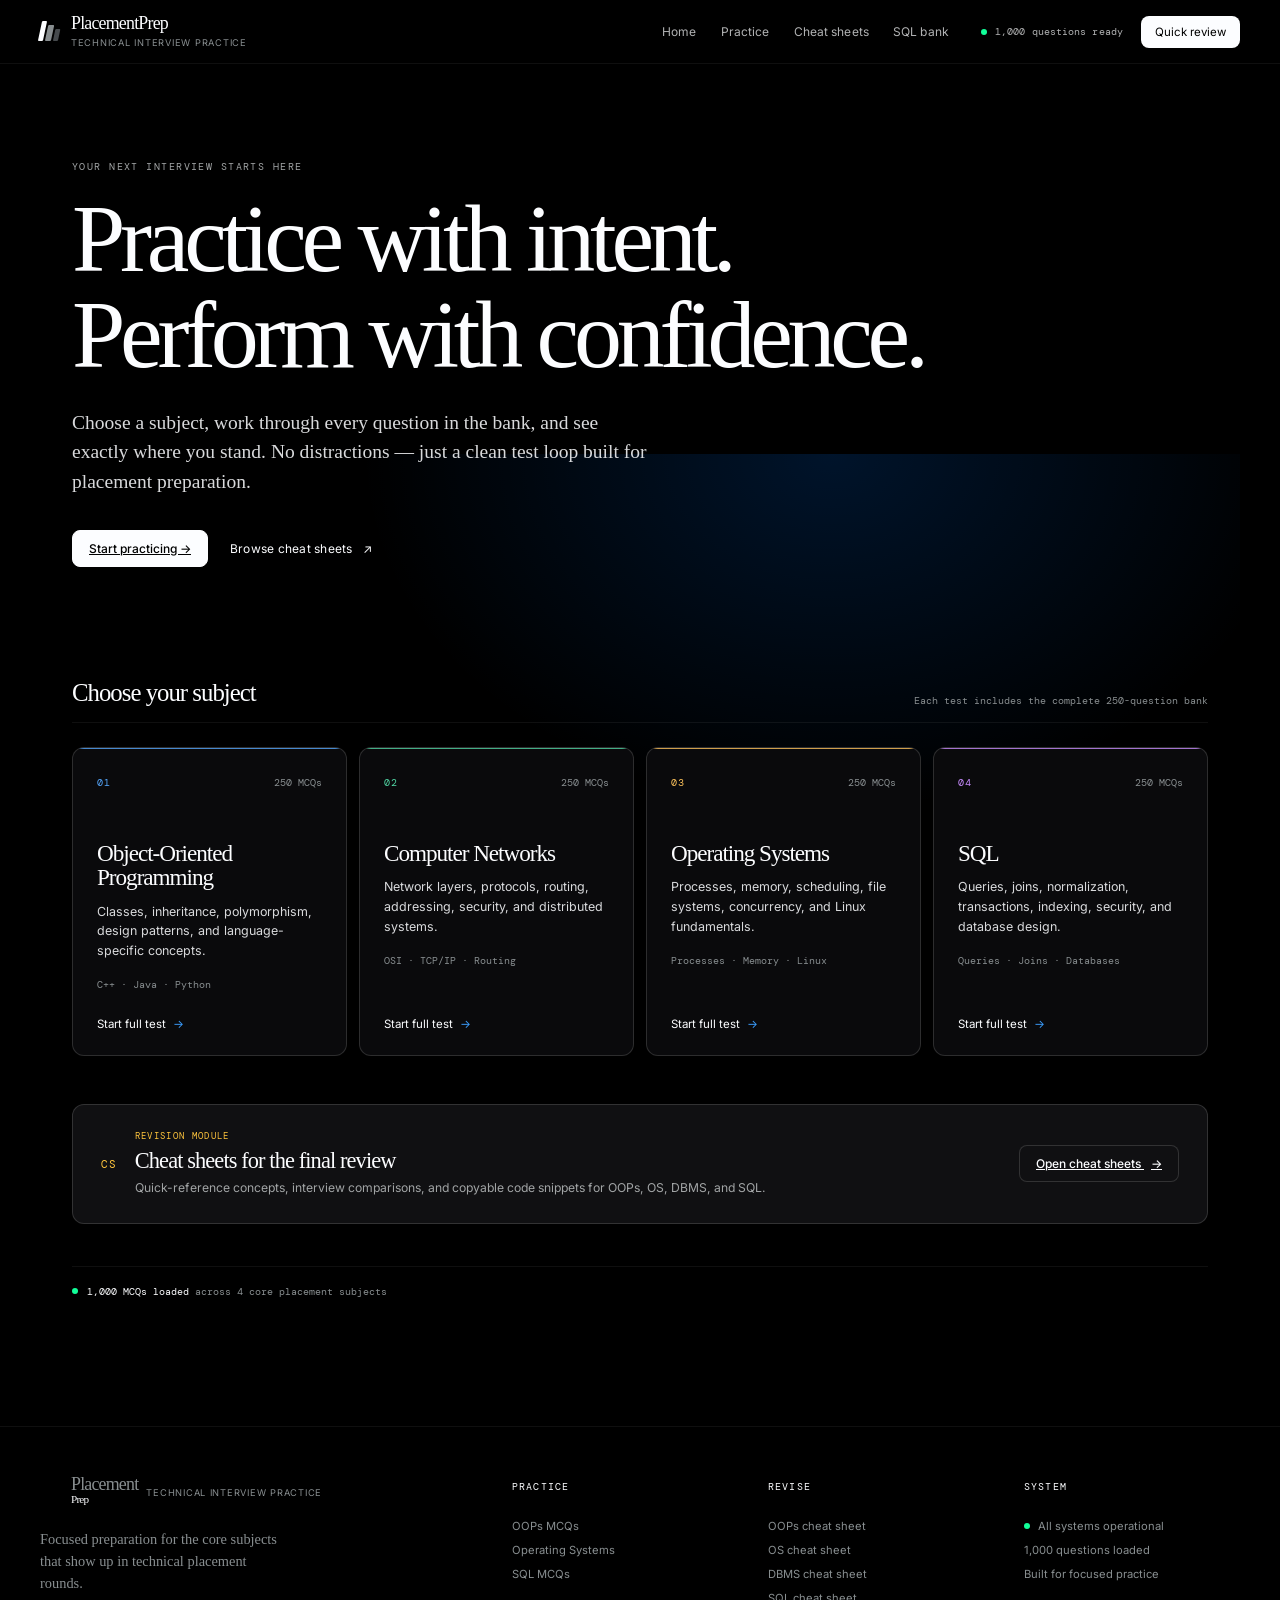
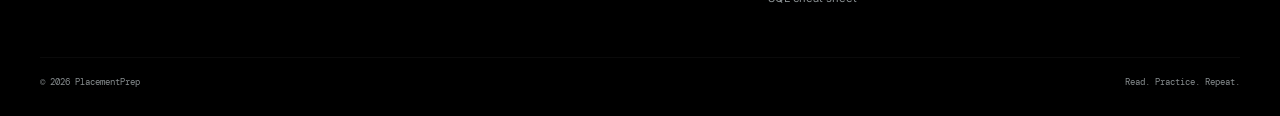
<file: index.html>
<!doctype html>
<html lang="en">
  <head>
    <meta charset="UTF-8" />
    <meta name="viewport" content="width=device-width, initial-scale=1.0" />
    <meta name="theme-color" content="#000000" />
    <meta
      name="description"
      content="PlacementPrep is a focused MCQ practice portal for OOPs, Operating Systems, DBMS, SQL, and Computer Networks."
    />
    <title>PlacementPrep — Technical MCQ Practice</title>
    <link rel="stylesheet" href="styles.css" />
  </head>
  <body>
    <div class="app-shell">
      <header class="topbar">
        <a class="brand" href="#home" aria-label="PlacementPrep home">
          <span class="brand-mark" aria-hidden="true"><span></span><span></span><span></span></span>
          <span>
            <strong>Placement<span>Prep</span></strong>
            <small>technical interview practice</small>
          </span>
        </a>
        <nav class="site-nav" aria-label="Primary navigation">
          <a href="#home">Home</a>
          <a href="#test/oops">Practice</a>
          <a href="#cheatsheets/oops">Cheat sheets</a>
          <a href="#test/sql">SQL bank</a>
        </nav>
        <div class="topbar-actions">
          <div class="topbar-meta">
            <span class="status-dot"></span>
            <span>1,000 questions ready</span>
          </div>
          <a class="nav-cta" href="#cheatsheets/oops">Quick review</a>
          <button class="menu-button" id="menu-button" aria-label="Toggle navigation" aria-expanded="false"><span></span><span></span></button>
        </div>
      </header>

      <main id="app" class="page-content" aria-live="polite"></main>

      <footer class="footer">
        <div class="footer-grid">
          <div class="footer-brand"><a class="brand" href="#home"><span class="brand-mark" aria-hidden="true"><span></span><span></span><span></span></span><span><strong>Placement<span>Prep</span></strong><small>technical interview practice</small></span></a><p>Focused preparation for the core subjects that show up in technical placement rounds.</p></div>
          <div><h2>Practice</h2><a href="#test/oops">OOPs MCQs</a><a href="#test/os">Operating Systems</a><a href="#test/sql">SQL MCQs</a></div>
          <div><h2>Revise</h2><a href="#cheatsheets/oops">OOPs cheat sheet</a><a href="#cheatsheets/os">OS cheat sheet</a><a href="#cheatsheets/dbms">DBMS cheat sheet</a><a href="#cheatsheets/sql">SQL cheat sheet</a></div>
          <div><h2>System</h2><span><i class="status-dot"></i> All systems operational</span><span>1,000 questions loaded</span><span>Built for focused practice</span></div>
        </div>
        <div class="footer-bottom"><span>© 2026 PlacementPrep</span><span>Read. Practice. Repeat.</span></div>
      </footer>
    </div>
    <script type="module" src="app.js"></script>
  </body>
</html>
</file>
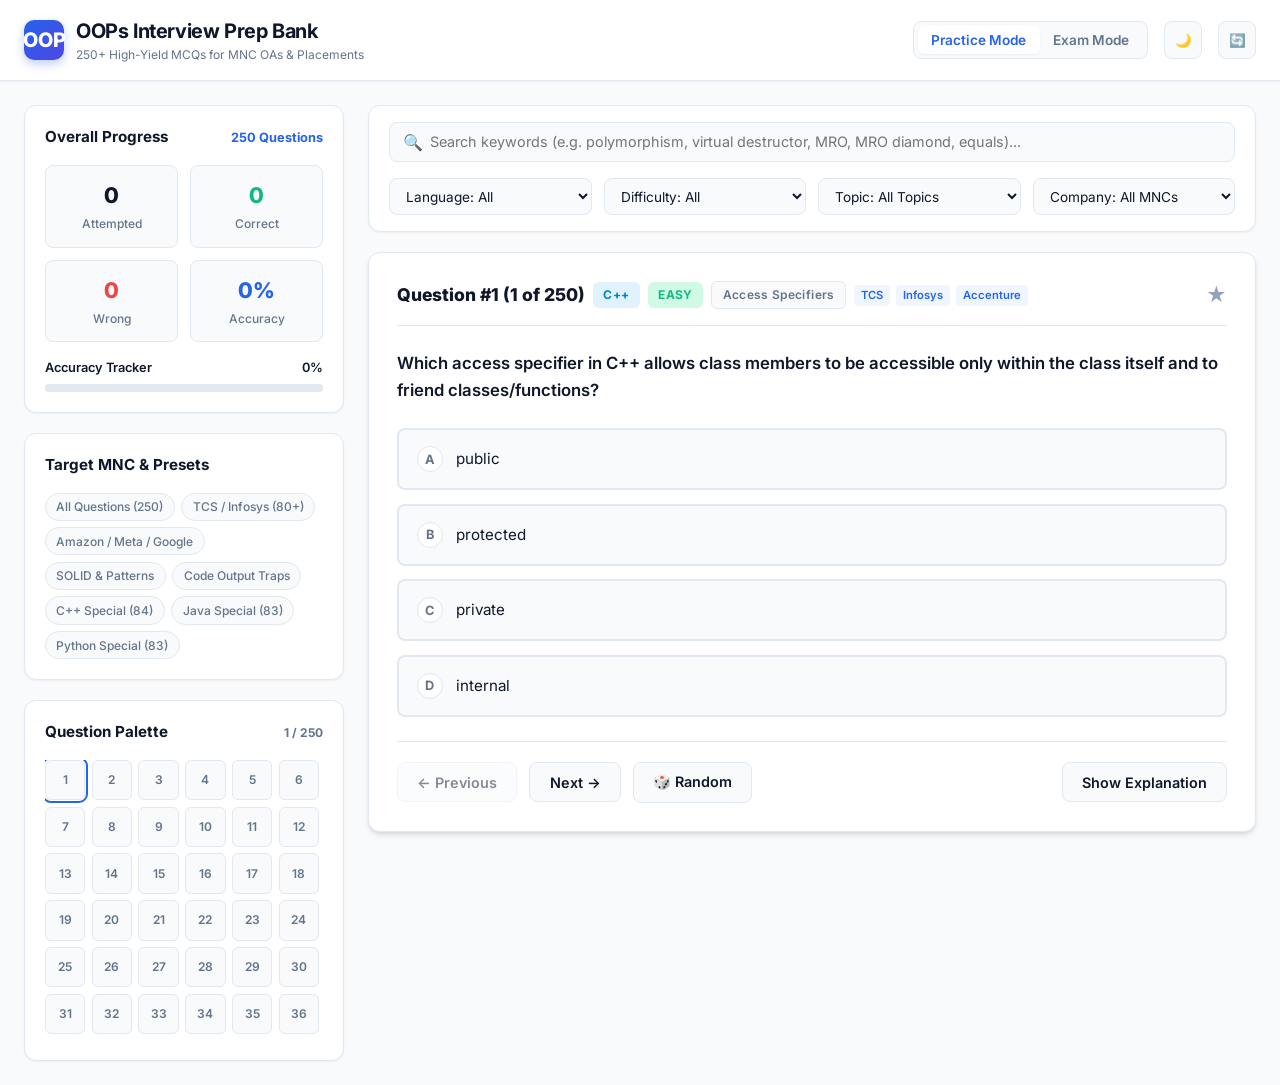
<file: OOPS/index.html>
<!DOCTYPE html>
<html lang="en">
<head>
  <meta charset="UTF-8">
  <meta name="viewport" content="width=device-width, initial-scale=1.0">
  <title>OOPs Interview Preparation Question Bank | OA & Technical Placement Prep</title>
  <meta name="description" content="250+ High Quality OOPs Multiple Choice Questions for MNC Online Assessments, Technical Interviews, TCS NQT, Amazon, Java, C++, Python, SOLID Principles & Design Patterns.">
  
  <!-- Fonts -->
  <link rel="preconnect" href="https://fonts.googleapis.com">
  <link rel="preconnect" href="https://fonts.gstatic.com" crossorigin>
  <link href="https://fonts.googleapis.com/css2?family=Fira+Code:wght@400;500;600&family=Inter:wght@300;400;500;600;700;800&display=swap" rel="stylesheet">
  
  <style>
    :root {
      --bg-primary: #f8fafc;
      --bg-surface: #ffffff;
      --bg-card: #ffffff;
      --text-main: #0f172a;
      --text-muted: #64748b;
      --text-light: #94a3b8;
      --border-color: #e2e8f0;
      --border-focus: #3b82f6;
      
      --primary: #2563eb;
      --primary-hover: #1d4ed8;
      --primary-light: #eff6ff;
      
      --success: #10b981;
      --success-bg: #ecfdf5;
      --success-border: #a7f3d0;
      
      --danger: #ef4444;
      --danger-bg: #fef2f2;
      --danger-border: #fecaca;
      
      --warning: #f59e0b;
      --warning-bg: #fffbeb;
      
      --badge-cpp: #0284c7;
      --badge-cpp-bg: #e0f2fe;
      --badge-java: #ea580c;
      --badge-java-bg: #ffedd5;
      --badge-python: #16a34a;
      --badge-python-bg: #dcfce7;
      
      --badge-easy: #10b981;
      --badge-easy-bg: #d1fae5;
      --badge-med: #f59e0b;
      --badge-med-bg: #fef3c7;
      --badge-hard: #ef4444;
      --badge-hard-bg: #fee2e2;
      
      --shadow-sm: 0 1px 2px 0 rgb(0 0 0 / 0.05);
      --shadow-md: 0 4px 6px -1px rgb(0 0 0 / 0.1), 0 2px 4px -2px rgb(0 0 0 / 0.1);
      --shadow-lg: 0 10px 15px -3px rgb(0 0 0 / 0.1), 0 4px 6px -4px rgb(0 0 0 / 0.1);
      --radius: 12px;
      --radius-sm: 8px;
    }

    [data-theme="dark"] {
      --bg-primary: #0f172a;
      --bg-surface: #1e293b;
      --bg-card: #1e293b;
      --text-main: #f8fafc;
      --text-muted: #94a3b8;
      --text-light: #64748b;
      --border-color: #334155;
      --border-focus: #60a5fa;
      
      --primary: #3b82f6;
      --primary-hover: #60a5fa;
      --primary-light: rgba(59, 130, 246, 0.15);
      
      --success: #10b981;
      --success-bg: rgba(16, 185, 129, 0.15);
      --success-border: #059669;
      
      --danger: #f87171;
      --danger-bg: rgba(239, 68, 68, 0.15);
      --danger-border: #dc2626;

      --badge-cpp-bg: rgba(2, 132, 199, 0.2);
      --badge-java-bg: rgba(234, 88, 12, 0.2);
      --badge-python-bg: rgba(22, 163, 74, 0.2);
    }

    * {
      box-sizing: border-box;
      margin: 0;
      padding: 0;
      font-family: 'Inter', system-ui, -apple-system, sans-serif;
    }

    body {
      background-color: var(--bg-primary);
      color: var(--text-main);
      min-height: 100vh;
      display: flex;
      flex-direction: column;
      line-height: 1.5;
      transition: background-color 0.3s, color 0.3s;
    }

    /* Header */
    header {
      background-color: var(--bg-surface);
      border-bottom: 1px solid var(--border-color);
      position: sticky;
      top: 0;
      z-index: 100;
      box-shadow: var(--shadow-sm);
    }

    .header-container {
      max-width: 1400px;
      margin: 0 auto;
      padding: 1rem 1.5rem;
      display: flex;
      align-items: center;
      justify-content: space-between;
      gap: 1rem;
      flex-wrap: wrap;
    }

    .brand {
      display: flex;
      align-items: center;
      gap: 0.75rem;
      text-decoration: none;
      color: var(--text-main);
    }

    .brand-icon {
      width: 40px;
      height: 40px;
      background: linear-gradient(135deg, var(--primary), #4f46e5);
      color: white;
      border-radius: 10px;
      display: flex;
      align-items: center;
      justify-content: center;
      font-weight: 800;
      font-size: 1.25rem;
      box-shadow: 0 4px 10px rgba(37, 99, 235, 0.3);
    }

    .brand-text h1 {
      font-size: 1.25rem;
      font-weight: 700;
      letter-spacing: -0.02em;
    }

    .brand-text p {
      font-size: 0.75rem;
      color: var(--text-muted);
    }

    .header-actions {
      display: flex;
      align-items: center;
      gap: 1rem;
    }

    .mode-toggle-group {
      display: flex;
      background-color: var(--bg-primary);
      padding: 0.25rem;
      border-radius: var(--radius-sm);
      border: 1px solid var(--border-color);
    }

    .mode-btn {
      padding: 0.4rem 0.85rem;
      border: none;
      background: transparent;
      color: var(--text-muted);
      font-size: 0.85rem;
      font-weight: 600;
      border-radius: 6px;
      cursor: pointer;
      transition: all 0.2s;
    }

    .mode-btn.active {
      background-color: var(--bg-surface);
      color: var(--primary);
      box-shadow: var(--shadow-sm);
    }

    .icon-btn {
      background: var(--bg-primary);
      border: 1px solid var(--border-color);
      color: var(--text-main);
      width: 38px;
      height: 38px;
      border-radius: var(--radius-sm);
      display: flex;
      align-items: center;
      justify-content: center;
      cursor: pointer;
      transition: all 0.2s;
    }

    .icon-btn:hover {
      background: var(--border-color);
    }

    /* Main Layout */
    .app-layout {
      max-width: 1400px;
      margin: 0 auto;
      padding: 1.5rem;
      width: 100%;
      flex: 1;
      display: grid;
      grid-template-columns: 320px 1fr;
      gap: 1.5rem;
    }

    @media (max-width: 1024px) {
      .app-layout {
        grid-template-columns: 1fr;
      }
    }

    /* Sidebar */
    .sidebar {
      display: flex;
      flex-direction: column;
      gap: 1.25rem;
    }

    .sidebar-card {
      background-color: var(--bg-surface);
      border: 1px solid var(--border-color);
      border-radius: var(--radius);
      padding: 1.25rem;
      box-shadow: var(--shadow-sm);
    }

    .sidebar-title {
      font-size: 0.95rem;
      font-weight: 700;
      margin-bottom: 1rem;
      display: flex;
      align-items: center;
      justify-content: space-between;
      color: var(--text-main);
    }

    /* Stats Grid */
    .stats-grid {
      display: grid;
      grid-template-columns: repeat(2, 1fr);
      gap: 0.75rem;
    }

    .stat-box {
      background-color: var(--bg-primary);
      padding: 0.85rem;
      border-radius: var(--radius-sm);
      border: 1px solid var(--border-color);
      text-align: center;
    }

    .stat-value {
      font-size: 1.35rem;
      font-weight: 800;
      color: var(--text-main);
    }

    .stat-label {
      font-size: 0.75rem;
      color: var(--text-muted);
      font-weight: 500;
      margin-top: 0.2rem;
    }

    .accuracy-bar-container {
      margin-top: 1rem;
    }

    .accuracy-label {
      display: flex;
      justify-content: space-between;
      font-size: 0.8rem;
      font-weight: 600;
      margin-bottom: 0.4rem;
    }

    .progress-bar-outer {
      height: 8px;
      background-color: var(--border-color);
      border-radius: 999px;
      overflow: hidden;
    }

    .progress-bar-inner {
      height: 100%;
      background: linear-gradient(90deg, #3b82f6, #10b981);
      width: 0%;
      transition: width 0.4s ease;
    }

    /* Presets Strip */
    .presets-container {
      display: flex;
      flex-wrap: wrap;
      gap: 0.4rem;
    }

    .preset-pill {
      font-size: 0.75rem;
      padding: 0.35rem 0.65rem;
      border-radius: 999px;
      background-color: var(--bg-primary);
      border: 1px solid var(--border-color);
      color: var(--text-muted);
      cursor: pointer;
      font-weight: 500;
      transition: all 0.2s;
    }

    .preset-pill:hover, .preset-pill.active {
      background-color: var(--primary-light);
      border-color: var(--primary);
      color: var(--primary);
      font-weight: 600;
    }

    /* Question Grid Palette */
    .palette-grid {
      display: grid;
      grid-template-columns: repeat(6, 1fr);
      gap: 0.4rem;
      max-height: 280px;
      overflow-y: auto;
      padding-right: 0.25rem;
    }

    .palette-item {
      aspect-ratio: 1;
      border-radius: 6px;
      border: 1px solid var(--border-color);
      background-color: var(--bg-primary);
      color: var(--text-muted);
      font-size: 0.75rem;
      font-weight: 600;
      display: flex;
      align-items: center;
      justify-content: center;
      cursor: pointer;
      transition: all 0.15s;
    }

    .palette-item:hover {
      border-color: var(--primary);
      color: var(--primary);
    }

    .palette-item.active {
      outline: 2px solid var(--primary);
      outline-offset: 1px;
    }

    .palette-item.correct {
      background-color: var(--success);
      color: white;
      border-color: var(--success);
    }

    .palette-item.wrong {
      background-color: var(--danger);
      color: white;
      border-color: var(--danger);
    }

    .palette-item.attempted-exam {
      background-color: var(--primary);
      color: white;
      border-color: var(--primary);
    }

    .palette-item.flagged::after {
      content: '★';
      font-size: 0.6rem;
      color: #f59e0b;
      position: absolute;
      top: 1px;
      right: 2px;
    }

    /* Main Content Area */
    .main-content {
      display: flex;
      flex-direction: column;
      gap: 1.25rem;
    }

    /* Filter Toolbar */
    .filter-card {
      background-color: var(--bg-surface);
      border: 1px solid var(--border-color);
      border-radius: var(--radius);
      padding: 1rem 1.25rem;
      box-shadow: var(--shadow-sm);
      display: flex;
      flex-direction: column;
      gap: 1rem;
    }

    .search-box {
      position: relative;
      width: 100%;
    }

    .search-input {
      width: 100%;
      padding: 0.65rem 1rem 0.65rem 2.5rem;
      border-radius: var(--radius-sm);
      border: 1px solid var(--border-color);
      background-color: var(--bg-primary);
      color: var(--text-main);
      font-size: 0.9rem;
      outline: none;
      transition: border-color 0.2s;
    }

    .search-input:focus {
      border-color: var(--border-focus);
      background-color: var(--bg-surface);
    }

    .search-icon {
      position: absolute;
      left: 0.85rem;
      top: 50%;
      transform: translateY(-50%);
      color: var(--text-light);
      pointer-events: none;
    }

    .filters-row {
      display: grid;
      grid-template-columns: repeat(auto-fit, minmax(140px, 1fr));
      gap: 0.75rem;
    }

    .filter-select {
      padding: 0.55rem 0.75rem;
      border-radius: var(--radius-sm);
      border: 1px solid var(--border-color);
      background-color: var(--bg-primary);
      color: var(--text-main);
      font-size: 0.85rem;
      outline: none;
      cursor: pointer;
    }

    .filter-select:focus {
      border-color: var(--border-focus);
    }

    /* Question Container Card */
    .question-card {
      background-color: var(--bg-surface);
      border: 1px solid var(--border-color);
      border-radius: var(--radius);
      padding: 1.75rem;
      box-shadow: var(--shadow-md);
      display: flex;
      flex-direction: column;
      gap: 1.5rem;
      min-height: 480px;
    }

    .question-header {
      display: flex;
      align-items: center;
      justify-content: space-between;
      flex-wrap: wrap;
      gap: 0.75rem;
      padding-bottom: 1rem;
      border-bottom: 1px solid var(--border-color);
    }

    .q-meta {
      display: flex;
      align-items: center;
      gap: 0.5rem;
      flex-wrap: wrap;
    }

    .badge {
      font-size: 0.75rem;
      font-weight: 700;
      padding: 0.25rem 0.65rem;
      border-radius: 6px;
      text-transform: uppercase;
      letter-spacing: 0.03em;
    }

    .badge-cpp { background-color: var(--badge-cpp-bg); color: var(--badge-cpp); }
    .badge-java { background-color: var(--badge-java-bg); color: var(--badge-java); }
    .badge-python { background-color: var(--badge-python-bg); color: var(--badge-python); }

    .badge-easy { background-color: var(--badge-easy-bg); color: var(--badge-easy); }
    .badge-medium { background-color: var(--badge-med-bg); color: var(--badge-med); }
    .badge-hard { background-color: var(--badge-hard-bg); color: var(--badge-hard); }

    .badge-topic {
      background-color: var(--bg-primary);
      color: var(--text-muted);
      border: 1px solid var(--border-color);
      font-weight: 600;
      text-transform: none;
    }

    .company-tags {
      display: flex;
      gap: 0.35rem;
      flex-wrap: wrap;
    }

    .company-tag {
      font-size: 0.7rem;
      font-weight: 600;
      padding: 0.15rem 0.45rem;
      border-radius: 4px;
      background-color: var(--primary-light);
      color: var(--primary);
    }

    .q-number {
      font-size: 1.1rem;
      font-weight: 800;
      color: var(--text-main);
    }

    .flag-btn {
      background: transparent;
      border: none;
      color: var(--text-light);
      cursor: pointer;
      font-size: 1.25rem;
      transition: color 0.2s;
    }

    .flag-btn.active {
      color: #f59e0b;
    }

    /* Question Statement */
    .question-statement {
      font-size: 1.05rem;
      font-weight: 600;
      color: var(--text-main);
      line-height: 1.6;
    }

    pre, code {
      font-family: 'Fira Code', monospace;
      font-size: 0.9rem;
    }

    pre {
      background-color: #0f172a;
      color: #f8fafc;
      padding: 1.1rem;
      border-radius: var(--radius-sm);
      margin: 1rem 0;
      overflow-x: auto;
      border: 1px solid #334155;
    }

    /* Options List */
    .options-grid {
      display: flex;
      flex-direction: column;
      gap: 0.85rem;
    }

    .option-item {
      display: flex;
      align-items: flex-start;
      gap: 0.85rem;
      padding: 1rem 1.1rem;
      border-radius: var(--radius-sm);
      border: 2px solid var(--border-color);
      background-color: var(--bg-primary);
      cursor: pointer;
      transition: all 0.2s;
      user-select: none;
    }

    .option-item:hover:not(.disabled) {
      border-color: var(--border-focus);
      background-color: var(--bg-surface);
    }

    .option-key {
      width: 26px;
      height: 26px;
      border-radius: 50%;
      background-color: var(--bg-surface);
      border: 1px solid var(--border-color);
      display: flex;
      align-items: center;
      justify-content: center;
      font-size: 0.8rem;
      font-weight: 700;
      color: var(--text-muted);
      flex-shrink: 0;
    }

    .option-text {
      font-size: 0.95rem;
      color: var(--text-main);
      flex: 1;
      padding-top: 2px;
    }

    /* Option States */
    .option-item.selected-exam {
      border-color: var(--primary);
      background-color: var(--primary-light);
    }
    .option-item.selected-exam .option-key {
      background-color: var(--primary);
      color: white;
      border-color: var(--primary);
    }

    .option-item.correct {
      border-color: var(--success);
      background-color: var(--success-bg);
    }
    .option-item.correct .option-key {
      background-color: var(--success);
      color: white;
      border-color: var(--success);
    }

    .option-item.wrong {
      border-color: var(--danger);
      background-color: var(--danger-bg);
    }
    .option-item.wrong .option-key {
      background-color: var(--danger);
      color: white;
      border-color: var(--danger);
    }

    /* Explanation Section */
    .explanation-box {
      background-color: var(--bg-primary);
      border: 1px solid var(--border-color);
      border-left: 4px solid var(--primary);
      border-radius: var(--radius-sm);
      padding: 1.25rem;
      margin-top: 0.5rem;
      display: none;
      animation: fadeIn 0.3s ease;
    }

    .explanation-box.visible {
      display: block;
    }

    .explanation-header {
      font-size: 0.9rem;
      font-weight: 700;
      color: var(--primary);
      margin-bottom: 0.5rem;
      display: flex;
      align-items: center;
      gap: 0.5rem;
    }

    .explanation-text {
      font-size: 0.9rem;
      color: var(--text-main);
      line-height: 1.6;
    }

    /* Footer Controls */
    .question-footer {
      display: flex;
      align-items: center;
      justify-content: space-between;
      gap: 1rem;
      flex-wrap: wrap;
      margin-top: auto;
      padding-top: 1.25rem;
      border-top: 1px solid var(--border-color);
    }

    .btn-group {
      display: flex;
      align-items: center;
      gap: 0.75rem;
    }

    .btn {
      padding: 0.65rem 1.2rem;
      border-radius: var(--radius-sm);
      font-size: 0.9rem;
      font-weight: 600;
      border: none;
      cursor: pointer;
      display: inline-flex;
      align-items: center;
      gap: 0.5rem;
      transition: all 0.2s;
    }

    .btn-secondary {
      background-color: var(--bg-primary);
      border: 1px solid var(--border-color);
      color: var(--text-main);
    }

    .btn-secondary:hover:not(:disabled) {
      background-color: var(--border-color);
    }

    .btn-primary {
      background-color: var(--primary);
      color: white;
    }

    .btn-primary:hover:not(:disabled) {
      background-color: var(--primary-hover);
    }

    .btn-success {
      background-color: var(--success);
      color: white;
    }

    .btn-success:hover:not(:disabled) {
      opacity: 0.9;
    }

    .btn:disabled {
      opacity: 0.5;
      cursor: not-allowed;
    }

    /* Timer Display */
    .timer-badge {
      display: flex;
      align-items: center;
      gap: 0.5rem;
      padding: 0.4rem 0.85rem;
      background-color: var(--warning-bg);
      border: 1px solid var(--warning);
      color: var(--warning);
      font-weight: 700;
      border-radius: 999px;
      font-size: 0.85rem;
      font-family: 'Fira Code', monospace;
    }

    /* Exam Scorecard Modal */
    .modal-overlay {
      position: fixed;
      top: 0;
      left: 0;
      right: 0;
      bottom: 0;
      background: rgba(15, 23, 42, 0.7);
      backdrop-filter: blur(4px);
      z-index: 1000;
      display: flex;
      align-items: center;
      justify-content: center;
      padding: 1.5rem;
      opacity: 0;
      pointer-events: none;
      transition: opacity 0.3s ease;
    }

    .modal-overlay.active {
      opacity: 1;
      pointer-events: auto;
    }

    .modal-card {
      background-color: var(--bg-surface);
      border: 1px solid var(--border-color);
      border-radius: var(--radius);
      max-width: 600px;
      width: 100%;
      max-height: 90vh;
      overflow-y: auto;
      padding: 2rem;
      box-shadow: var(--shadow-lg);
      transform: translateY(20px);
      transition: transform 0.3s ease;
    }

    .modal-overlay.active .modal-card {
      transform: translateY(0);
    }

    .modal-title {
      font-size: 1.5rem;
      font-weight: 800;
      margin-bottom: 0.5rem;
      text-align: center;
    }

    .modal-subtitle {
      font-size: 0.9rem;
      color: var(--text-muted);
      text-align: center;
      margin-bottom: 1.5rem;
    }

    .score-banner {
      background: linear-gradient(135deg, var(--primary), #4f46e5);
      color: white;
      border-radius: var(--radius-sm);
      padding: 1.5rem;
      text-align: center;
      margin-bottom: 1.5rem;
    }

    .score-big {
      font-size: 3rem;
      font-weight: 900;
      line-height: 1;
    }

    .score-sub {
      font-size: 0.9rem;
      opacity: 0.9;
      margin-top: 0.5rem;
    }

    .score-breakdown {
      display: grid;
      grid-template-columns: repeat(3, 1fr);
      gap: 0.85rem;
      margin-bottom: 1.5rem;
    }

    @keyframes fadeIn {
      from { opacity: 0; transform: translateY(6px); }
      to { opacity: 1; transform: translateY(0); }
    }
  </style>
</head>
<body>

  <!-- Header -->
  <header>
    <div class="header-container">
      <a href="#" class="brand">
        <div class="brand-icon">OOP</div>
        <div class="brand-text">
          <h1>OOPs Interview Prep Bank</h1>
          <p>250+ High-Yield MCQs for MNC OAs & Placements</p>
        </div>
      </a>

      <div class="header-actions">
        <!-- Exam Timer (Hidden in Practice Mode) -->
        <div id="examTimer" class="timer-badge" style="display: none;">
          <span>⏱️</span> <span id="timerText">45:00</span>
        </div>

        <!-- Mode Switcher -->
        <div class="mode-toggle-group">
          <button id="modePracticeBtn" class="mode-btn active" onclick="setMode('practice')">Practice Mode</button>
          <button id="modeExamBtn" class="mode-btn" onclick="setMode('exam')">Exam Mode</button>
        </div>

        <!-- Theme Toggle -->
        <button class="icon-btn" onclick="toggleTheme()" title="Toggle Dark/Light Theme" id="themeToggleBtn">🌙</button>
        <!-- Reset Progress -->
        <button class="icon-btn" onclick="confirmResetProgress()" title="Reset Saved Stats">🔄</button>
      </div>
    </div>
  </header>

  <!-- Main App Layout -->
  <div class="app-layout">
    
    <!-- Sidebar -->
    <aside class="sidebar">
      
      <!-- Stats Summary -->
      <div class="sidebar-card">
        <div class="sidebar-title">
          <span>Overall Progress</span>
          <span style="font-size: 0.8rem; color: var(--primary);" id="totalQuestionsCountText">0 Questions</span>
        </div>

        <div class="stats-grid">
          <div class="stat-box">
            <div class="stat-value" id="statAttempted">0</div>
            <div class="stat-label">Attempted</div>
          </div>
          <div class="stat-box">
            <div class="stat-value" style="color: var(--success);" id="statCorrect">0</div>
            <div class="stat-label">Correct</div>
          </div>
          <div class="stat-box">
            <div class="stat-value" style="color: var(--danger);" id="statWrong">0</div>
            <div class="stat-label">Wrong</div>
          </div>
          <div class="stat-box">
            <div class="stat-value" style="color: var(--primary);" id="statAccuracy">0%</div>
            <div class="stat-label">Accuracy</div>
          </div>
        </div>

        <div class="accuracy-bar-container">
          <div class="accuracy-label">
            <span>Accuracy Tracker</span>
            <span id="accuracyPercentText">0%</span>
          </div>
          <div class="progress-bar-outer">
            <div id="accuracyProgressBar" class="progress-bar-inner"></div>
          </div>
        </div>
      </div>

      <!-- MNC & Topic Presets -->
      <div class="sidebar-card">
        <div class="sidebar-title">Target MNC & Presets</div>
        <div class="presets-container">
          <button class="preset-pill active" onclick="applyPreset('all')">All Questions (250)</button>
          <button class="preset-pill" onclick="applyPreset('tcs')">TCS / Infosys (80+)</button>
          <button class="preset-pill" onclick="applyPreset('maang')">Amazon / Meta / Google</button>
          <button class="preset-pill" onclick="applyPreset('solid')">SOLID & Patterns</button>
          <button class="preset-pill" onclick="applyPreset('output')">Code Output Traps</button>
          <button class="preset-pill" onclick="applyPreset('cpp')">C++ Special (84)</button>
          <button class="preset-pill" onclick="applyPreset('java')">Java Special (83)</button>
          <button class="preset-pill" onclick="applyPreset('python')">Python Special (83)</button>
        </div>
      </div>

      <!-- Question Palette / Grid Navigator -->
      <div class="sidebar-card">
        <div class="sidebar-title">
          <span>Question Palette</span>
          <span style="font-size: 0.75rem; color: var(--text-muted);" id="paletteCountText">1 / 250</span>
        </div>
        <div class="palette-grid" id="paletteGrid">
          <!-- Rendered via JS -->
        </div>
      </div>

    </aside>

    <!-- Main Content -->
    <main class="main-content">
      
      <!-- Toolbar Filters -->
      <div class="filter-card">
        <div class="search-box">
          <span class="search-icon">🔍</span>
          <input type="text" id="searchInput" class="search-input" placeholder="Search keywords (e.g. polymorphism, virtual destructor, MRO, MRO diamond, equals)..." oninput="handleSearch()">
        </div>

        <div class="filters-row">
          <select id="langFilter" class="filter-select" onchange="applyFilters()">
            <option value="all">Language: All</option>
            <option value="C++">C++</option>
            <option value="Java">Java</option>
            <option value="Python">Python</option>
          </select>

          <select id="diffFilter" class="filter-select" onchange="applyFilters()">
            <option value="all">Difficulty: All</option>
            <option value="Easy">Easy (30%)</option>
            <option value="Medium">Medium (50%)</option>
            <option value="Hard">Hard (20%)</option>
          </select>

          <select id="topicFilter" class="filter-select" onchange="applyFilters()">
            <option value="all">Topic: All Topics</option>
            <!-- Rendered via JS -->
          </select>

          <select id="companyFilter" class="filter-select" onchange="applyFilters()">
            <option value="all">Company: All MNCs</option>
            <!-- Rendered via JS -->
          </select>
        </div>
      </div>

      <!-- Question Card Container -->
      <div class="question-card">
        <div class="question-header">
          <div class="q-meta">
            <span class="q-number" id="qNumberDisplay">Question #1</span>
            <span class="badge" id="badgeLang">Java</span>
            <span class="badge" id="badgeDiff">Medium</span>
            <span class="badge badge-topic" id="badgeTopic">Polymorphism</span>
            <div class="company-tags" id="companyTagsContainer">
              <!-- Rendered via JS -->
            </div>
          </div>

          <button class="flag-btn" id="flagBtn" onclick="toggleFlagCurrent()" title="Bookmark / Flag Question">
            ★
          </button>
        </div>

        <!-- Question Text -->
        <div class="question-statement" id="questionStatement">
          Loading question bank...
        </div>

        <!-- Options -->
        <div class="options-grid" id="optionsContainer">
          <!-- Rendered via JS -->
        </div>

        <!-- Explanation Card -->
        <div class="explanation-box" id="explanationBox">
          <div class="explanation-header">
            <span>💡 Detailed Explanation & Analysis</span>
          </div>
          <div class="explanation-text" id="explanationText">
            <!-- Text rendered via JS -->
          </div>
        </div>

        <!-- Footer Actions -->
        <div class="question-footer">
          <div class="btn-group">
            <button class="btn btn-secondary" onclick="navigatePrev()" id="prevBtn">← Previous</button>
            <button class="btn btn-secondary" onclick="navigateNext()" id="nextBtn">Next →</button>
            <button class="btn btn-secondary" onclick="navigateRandom()" title="Pick Random Question">🎲 Random</button>
          </div>

          <div class="btn-group">
            <button class="btn btn-secondary" id="showAnswerBtn" onclick="toggleExplanation()" style="display: inline-flex;">Show Explanation</button>
            <button class="btn btn-success" id="submitExamBtn" onclick="submitExam()" style="display: none;">Submit Test</button>
          </div>
        </div>
      </div>

    </main>

  </div>

  <!-- Exam Scorecard Modal -->
  <div class="modal-overlay" id="examModal">
    <div class="modal-card">
      <h2 class="modal-title">🏆 Exam Performance Scorecard</h2>
      <p class="modal-subtitle">Official Placement Online Assessment Results</p>

      <div class="score-banner">
        <div class="score-big" id="modalScoreText">0 / 0</div>
        <div class="score-sub" id="modalAccuracyText">Accuracy: 0%</div>
      </div>

      <div class="score-breakdown">
        <div class="stat-box">
          <div class="stat-value" style="color: var(--success);" id="modalCorrectCount">0</div>
          <div class="stat-label">Correct</div>
        </div>
        <div class="stat-box">
          <div class="stat-value" style="color: var(--danger);" id="modalWrongCount">0</div>
          <div class="stat-label">Wrong</div>
        </div>
        <div class="stat-box">
          <div class="stat-value" style="color: var(--text-muted);" id="modalUnattemptedCount">0</div>
          <div class="stat-label">Unattempted</div>
        </div>
      </div>

      <div style="display: flex; gap: 1rem; justify-content: center;">
        <button class="btn btn-secondary" onclick="closeExamModal()">Review Answers</button>
        <button class="btn btn-primary" onclick="resetExamMode()">Retake Exam</button>
      </div>
    </div>
  </div>

  <script>
    // State Variables
    let allQuestions = [];
    let filteredQuestions = [];
    let currentIndex = 0;
    let mode = 'practice'; // 'practice' or 'exam'
    let userAnswers = {}; // { qId: { selected: int, status: 'correct'|'wrong'|'answered', flagged: bool } }
    let examTimerInterval = null;
    let timerSeconds = 45 * 60; // 45 minutes exam mode timer

    // On Load
    document.addEventListener('DOMContentLoaded', () => {
      loadSavedProgress();
      fetchQuestions();
      setupKeyboardShortcuts();
    });

    // Fetch Question Bank
    async function fetchQuestions() {
      try {
        const response = await fetch('./questionBank.json');
        allQuestions = await response.json();
        populateTopicAndCompanyFilterOptions();
        applyFilters();
      } catch (err) {
        console.error("Error loading question bank:", err);
        document.getElementById('questionStatement').innerHTML = `<p style="color: var(--danger)">Failed to load questionBank.json. Ensure file exists in root directory.</p>`;
      }
    }

    // Load / Save Local Storage
    function loadSavedProgress() {
      const savedAnswers = localStorage.getItem('oops_prep_user_answers');
      if (savedAnswers) {
        try { userAnswers = JSON.parse(savedAnswers); } catch(e){}
      }
      const savedTheme = localStorage.getItem('oops_prep_theme');
      if (savedTheme === 'dark') {
        document.documentElement.setAttribute('data-theme', 'dark');
        document.getElementById('themeToggleBtn').innerText = '☀️';
      }
    }

    function saveProgress() {
      localStorage.setItem('oops_prep_user_answers', JSON.stringify(userAnswers));
      updateGlobalStats();
    }

    function toggleTheme() {
      const current = document.documentElement.getAttribute('data-theme');
      if (current === 'dark') {
        document.documentElement.removeAttribute('data-theme');
        localStorage.setItem('oops_prep_theme', 'light');
        document.getElementById('themeToggleBtn').innerText = '🌙';
      } else {
        document.documentElement.setAttribute('data-theme', 'dark');
        localStorage.setItem('oops_prep_theme', 'dark');
        document.getElementById('themeToggleBtn').innerText = '☀️';
      }
    }

    function confirmResetProgress() {
      if (confirm("Are you sure you want to reset all your attempted answers and progress statistics?")) {
        userAnswers = {};
        saveProgress();
        renderCurrentQuestion();
        renderPalette();
      }
    }

    // Populate Filters
    function populateTopicAndCompanyFilterOptions() {
      const topicSelect = document.getElementById('topicFilter');
      const companySelect = document.getElementById('companyFilter');

      const topics = new Set();
      const companies = new Set();

      allQuestions.forEach(q => {
        if (q.topic) topics.add(q.topic);
        if (q.companyPattern && Array.isArray(q.companyPattern)) {
          q.companyPattern.forEach(c => companies.add(c));
        }
      });

      Array.from(topics).sort().forEach(t => {
        const opt = document.createElement('option');
        opt.value = t;
        opt.textContent = t;
        topicSelect.appendChild(opt);
      });

      Array.from(companies).sort().forEach(c => {
        const opt = document.createElement('option');
        opt.value = c;
        opt.textContent = c;
        companySelect.appendChild(opt);
      });
    }

    // Filter Logic
    function applyFilters() {
      const lang = document.getElementById('langFilter').value;
      const diff = document.getElementById('diffFilter').value;
      const topic = document.getElementById('topicFilter').value;
      const company = document.getElementById('companyFilter').value;
      const search = document.getElementById('searchInput').value.toLowerCase().trim();

      filteredQuestions = allQuestions.filter(q => {
        if (lang !== 'all' && q.language !== lang) return false;
        if (diff !== 'all' && q.difficulty !== diff) return false;
        if (topic !== 'all' && q.topic !== topic) return false;
        if (company !== 'all' && (!q.companyPattern || !q.companyPattern.includes(company))) return false;

        if (search) {
          const matchQ = q.question.toLowerCase().includes(search);
          const matchT = q.topic.toLowerCase().includes(search);
          const matchL = q.language.toLowerCase().includes(search);
          const matchC = q.companyPattern ? q.companyPattern.some(c => c.toLowerCase().includes(search)) : false;
          if (!matchQ && !matchT && !matchL && !matchC) return false;
        }

        return true;
      });

      currentIndex = 0;
      updateGlobalStats();
      renderPalette();
      renderCurrentQuestion();

      // Reset preset pill active states
      document.querySelectorAll('.preset-pill').forEach(pill => pill.classList.remove('active'));
    }

    function handleSearch() {
      applyFilters();
    }

    function applyPreset(presetType) {
      document.querySelectorAll('.preset-pill').forEach(pill => pill.classList.remove('active'));
      event.target.classList.add('active');

      document.getElementById('langFilter').value = 'all';
      document.getElementById('diffFilter').value = 'all';
      document.getElementById('topicFilter').value = 'all';
      document.getElementById('companyFilter').value = 'all';
      document.getElementById('searchInput').value = '';

      if (presetType === 'tcs') {
        document.getElementById('companyFilter').value = 'TCS';
      } else if (presetType === 'maang') {
        document.getElementById('companyFilter').value = 'Amazon';
      } else if (presetType === 'solid') {
        document.getElementById('topicFilter').value = 'SOLID Principles';
      } else if (presetType === 'output') {
        document.getElementById('searchInput').value = 'output';
      } else if (presetType === 'cpp') {
        document.getElementById('langFilter').value = 'C++';
      } else if (presetType === 'java') {
        document.getElementById('langFilter').value = 'Java';
      } else if (presetType === 'python') {
        document.getElementById('langFilter').value = 'Python';
      }

      applyFilters();
    }

    // Mode Controller
    function setMode(newMode) {
      mode = newMode;
      document.getElementById('modePracticeBtn').classList.toggle('active', mode === 'practice');
      document.getElementById('modeExamBtn').classList.toggle('active', mode === 'exam');

      const timerEl = document.getElementById('examTimer');
      const showAnsBtn = document.getElementById('showAnswerBtn');
      const submitBtn = document.getElementById('submitExamBtn');

      if (mode === 'exam') {
        timerEl.style.display = 'inline-flex';
        showAnsBtn.style.display = 'none';
        submitBtn.style.display = 'inline-flex';
        startExamTimer();
      } else {
        timerEl.style.display = 'none';
        showAnsBtn.style.display = 'inline-flex';
        submitBtn.style.display = 'none';
        clearInterval(examTimerInterval);
      }

      renderCurrentQuestion();
      renderPalette();
    }

    function startExamTimer() {
      clearInterval(examTimerInterval);
      timerSeconds = 45 * 60;
      examTimerInterval = setInterval(() => {
        timerSeconds--;
        if (timerSeconds <= 0) {
          clearInterval(examTimerInterval);
          alert("Time's up! Submitting exam automatically.");
          submitExam();
        }
        const m = Math.floor(timerSeconds / 60).toString().padStart(2, '0');
        const s = (timerSeconds % 60).toString().padStart(2, '0');
        document.getElementById('timerText').innerText = `${m}:${s}`;
      }, 1000);
    }

    // Render Current Question
    function renderCurrentQuestion() {
      const statementEl = document.getElementById('questionStatement');
      const optionsEl = document.getElementById('optionsContainer');
      const explanationBox = document.getElementById('explanationBox');
      const explanationText = document.getElementById('explanationText');

      if (filteredQuestions.length === 0) {
        statementEl.innerHTML = `<div style="text-align:center; padding: 2rem;"><p style="color:var(--text-muted)">No questions match your selected filter criteria.</p></div>`;
        optionsEl.innerHTML = '';
        explanationBox.classList.remove('visible');
        document.getElementById('qNumberDisplay').innerText = `Question #0 of 0`;
        return;
      }

      const q = filteredQuestions[currentIndex];
      const state = userAnswers[q.id] || {};

      // Question Meta
      document.getElementById('qNumberDisplay').innerText = `Question #${q.id} (${currentIndex + 1} of ${filteredQuestions.length})`;
      
      const badgeLang = document.getElementById('badgeLang');
      badgeLang.innerText = q.language;
      badgeLang.className = `badge badge-${q.language === 'C++' ? 'cpp' : q.language.toLowerCase()}`;

      const badgeDiff = document.getElementById('badgeDiff');
      badgeDiff.innerText = q.difficulty;
      badgeDiff.className = `badge badge-${q.difficulty.toLowerCase()}`;

      document.getElementById('badgeTopic').innerText = q.topic;

      // Companies
      const companyContainer = document.getElementById('companyTagsContainer');
      companyContainer.innerHTML = '';
      if (q.companyPattern && Array.isArray(q.companyPattern)) {
        q.companyPattern.slice(0, 3).forEach(comp => {
          const tag = document.createElement('span');
          tag.className = 'company-tag';
          tag.innerText = comp;
          companyContainer.appendChild(tag);
        });
      }

      // Flag button state
      document.getElementById('flagBtn').classList.toggle('active', !!state.flagged);

      // Question Statement (Format Code Blocks if present)
      statementEl.innerHTML = formatQuestionText(q.question);

      // Options Rendering
      optionsEl.innerHTML = '';
      const letters = ['A', 'B', 'C', 'D'];

      q.options.forEach((optText, idx) => {
        const item = document.createElement('div');
        item.className = 'option-item';

        if (mode === 'practice') {
          if (state.selected !== undefined) {
            item.classList.add('disabled');
            if (idx === q.answer) {
              item.classList.add('correct');
            } else if (idx === state.selected && state.selected !== q.answer) {
              item.classList.add('wrong');
            }
          }
        } else {
          // Exam Mode
          if (state.selected === idx) {
            item.classList.add('selected-exam');
          }
        }

        item.innerHTML = `
          <div class="option-key">${letters[idx]}</div>
          <div class="option-text">${escapeHtml(optText)}</div>
        `;

        item.onclick = () => selectOption(idx);
        optionsEl.appendChild(item);
      });

      // Explanation Handling
      if (mode === 'practice' && state.selected !== undefined) {
        explanationText.innerText = q.explanation;
        explanationBox.classList.add('visible');
      } else {
        explanationBox.classList.remove('visible');
      }

      // Nav buttons state
      document.getElementById('prevBtn').disabled = currentIndex === 0;
      document.getElementById('nextBtn').disabled = currentIndex === filteredQuestions.length - 1;
    }

    // Select Option
    function selectOption(optIdx) {
      if (filteredQuestions.length === 0) return;
      const q = filteredQuestions[currentIndex];

      if (mode === 'practice') {
        if (userAnswers[q.id] && userAnswers[q.id].selected !== undefined) return; // Already answered

        const isCorrect = optIdx === q.answer;
        userAnswers[q.id] = {
          ...userAnswers[q.id],
          selected: optIdx,
          status: isCorrect ? 'correct' : 'wrong'
        };
      } else {
        // Exam Mode
        userAnswers[q.id] = {
          ...userAnswers[q.id],
          selected: optIdx,
          status: 'answered'
        };
      }

      saveProgress();
      renderCurrentQuestion();
      renderPalette();
    }

    function toggleExplanation() {
      const explanationBox = document.getElementById('explanationBox');
      const q = filteredQuestions[currentIndex];
      if (!q) return;

      if (explanationBox.classList.contains('visible')) {
        explanationBox.classList.remove('visible');
      } else {
        document.getElementById('explanationText').innerText = q.explanation;
        explanationBox.classList.add('visible');
      }
    }

    function toggleFlagCurrent() {
      if (filteredQuestions.length === 0) return;
      const q = filteredQuestions[currentIndex];
      const curState = userAnswers[q.id] || {};
      userAnswers[q.id] = {
        ...curState,
        flagged: !curState.flagged
      };
      saveProgress();
      renderCurrentQuestion();
      renderPalette();
    }

    // Navigation
    function navigatePrev() {
      if (currentIndex > 0) {
        currentIndex--;
        renderCurrentQuestion();
        renderPalette();
      }
    }

    function navigateNext() {
      if (currentIndex < filteredQuestions.length - 1) {
        currentIndex++;
        renderCurrentQuestion();
        renderPalette();
      }
    }

    function navigateRandom() {
      if (filteredQuestions.length === 0) return;
      currentIndex = Math.floor(Math.random() * filteredQuestions.length);
      renderCurrentQuestion();
      renderPalette();
    }

    function jumpToQuestionIndex(idx) {
      currentIndex = idx;
      renderCurrentQuestion();
      renderPalette();
    }

    // Render Palette Grid
    function renderPalette() {
      const palette = document.getElementById('paletteGrid');
      palette.innerHTML = '';
      document.getElementById('paletteCountText').innerText = `${filteredQuestions.length > 0 ? currentIndex + 1 : 0} / ${filteredQuestions.length}`;

      filteredQuestions.forEach((q, idx) => {
        const item = document.createElement('div');
        item.className = 'palette-item';
        item.innerText = idx + 1;

        if (idx === currentIndex) item.classList.add('active');

        const state = userAnswers[q.id];
        if (state) {
          if (state.flagged) item.classList.add('flagged');
          if (mode === 'practice') {
            if (state.status === 'correct') item.classList.add('correct');
            else if (state.status === 'wrong') item.classList.add('wrong');
          } else {
            if (state.selected !== undefined) item.classList.add('attempted-exam');
          }
        }

        item.onclick = () => jumpToQuestionIndex(idx);
        palette.appendChild(item);
      });
    }

    // Update Global Statistics
    function updateGlobalStats() {
      const total = allQuestions.length;
      let attempted = 0;
      let correct = 0;
      let wrong = 0;

      Object.keys(userAnswers).forEach(qId => {
        const st = userAnswers[qId];
        if (st.selected !== undefined) {
          attempted++;
          if (st.status === 'correct') correct++;
          else if (st.status === 'wrong') wrong++;
        }
      });

      const accuracy = attempted > 0 ? Math.round((correct / attempted) * 100) : 0;

      document.getElementById('totalQuestionsCountText').innerText = `${total} Questions`;
      document.getElementById('statAttempted').innerText = attempted;
      document.getElementById('statCorrect').innerText = correct;
      document.getElementById('statWrong').innerText = wrong;
      document.getElementById('statAccuracy').innerText = `${accuracy}%`;
      document.getElementById('accuracyPercentText').innerText = `${accuracy}%`;
      document.getElementById('accuracyProgressBar').style.width = `${accuracy}%`;
    }

    // Exam Submission & Modal
    function submitExam() {
      let correct = 0;
      let wrong = 0;
      let unattempted = 0;

      allQuestions.forEach(q => {
        const st = userAnswers[q.id];
        if (!st || st.selected === undefined) {
          unattempted++;
        } else {
          if (st.selected === q.answer) {
            correct++;
            userAnswers[q.id].status = 'correct';
          } else {
            wrong++;
            userAnswers[q.id].status = 'wrong';
          }
        }
      });

      saveProgress();

      const total = allQuestions.length;
      const accuracy = (correct + wrong) > 0 ? Math.round((correct / (correct + wrong)) * 100) : 0;

      document.getElementById('modalScoreText').innerText = `${correct} / ${total}`;
      document.getElementById('modalAccuracyText').innerText = `Accuracy: ${accuracy}%`;
      document.getElementById('modalCorrectCount').innerText = correct;
      document.getElementById('modalWrongCount').innerText = wrong;
      document.getElementById('modalUnattemptedCount').innerText = unattempted;

      document.getElementById('examModal').classList.add('active');
    }

    function closeExamModal() {
      document.getElementById('examModal').classList.remove('active');
      setMode('practice');
    }

    function resetExamMode() {
      document.getElementById('examModal').classList.remove('active');
      userAnswers = {};
      saveProgress();
      setMode('exam');
    }

    // Helper: Code Formatting & Escaping
    function formatQuestionText(text) {
      if (!text) return '';
      // Escape HTML first
      let escaped = escapeHtml(text);
      // Replace code snippet markdown blocks ```cpp ... ``` or ```java ... ```
      escaped = escaped.replace(/```(cpp|java|python)?([\s\S]*?)```/g, function(match, lang, code) {
        return `<pre><code>${code.trim()}</code></pre>`;
      });
      // Replace inline code `code`
      escaped = escaped.replace(/`([^`]+)`/g, '<code style="background:var(--bg-primary); padding:2px 6px; border-radius:4px; border:1px solid var(--border-color); color:var(--primary);">$1</code>');
      return escaped;
    }

    function escapeHtml(str) {
      return str.replace(/&/g, "&amp;")
                .replace(/</g, "&lt;")
                .replace(/>/g, "&gt;")
                .replace(/"/g, "&quot;")
                .replace(/'/g, "&#039;");
    }

    // Keyboard Shortcuts
    function setupKeyboardShortcuts() {
      document.addEventListener('keydown', (e) => {
        if (e.target.tagName === 'INPUT' || e.target.tagName === 'SELECT') return;

        if (e.key === 'ArrowLeft') {
          navigatePrev();
        } else if (e.key === 'ArrowRight') {
          navigateNext();
        } else if (['1', 'a', 'A'].includes(e.key)) {
          selectOption(0);
        } else if (['2', 'b', 'B'].includes(e.key)) {
          selectOption(1);
        } else if (['3', 'c', 'C'].includes(e.key)) {
          selectOption(2);
        } else if (['4', 'd', 'D'].includes(e.key)) {
          selectOption(3);
        } else if (['f', 'F'].includes(e.key)) {
          toggleFlagCurrent();
        } else if (['e', 'E'].includes(e.key)) {
          toggleExplanation();
        }
      });
    }
  </script>
</body>
</html>
</file>
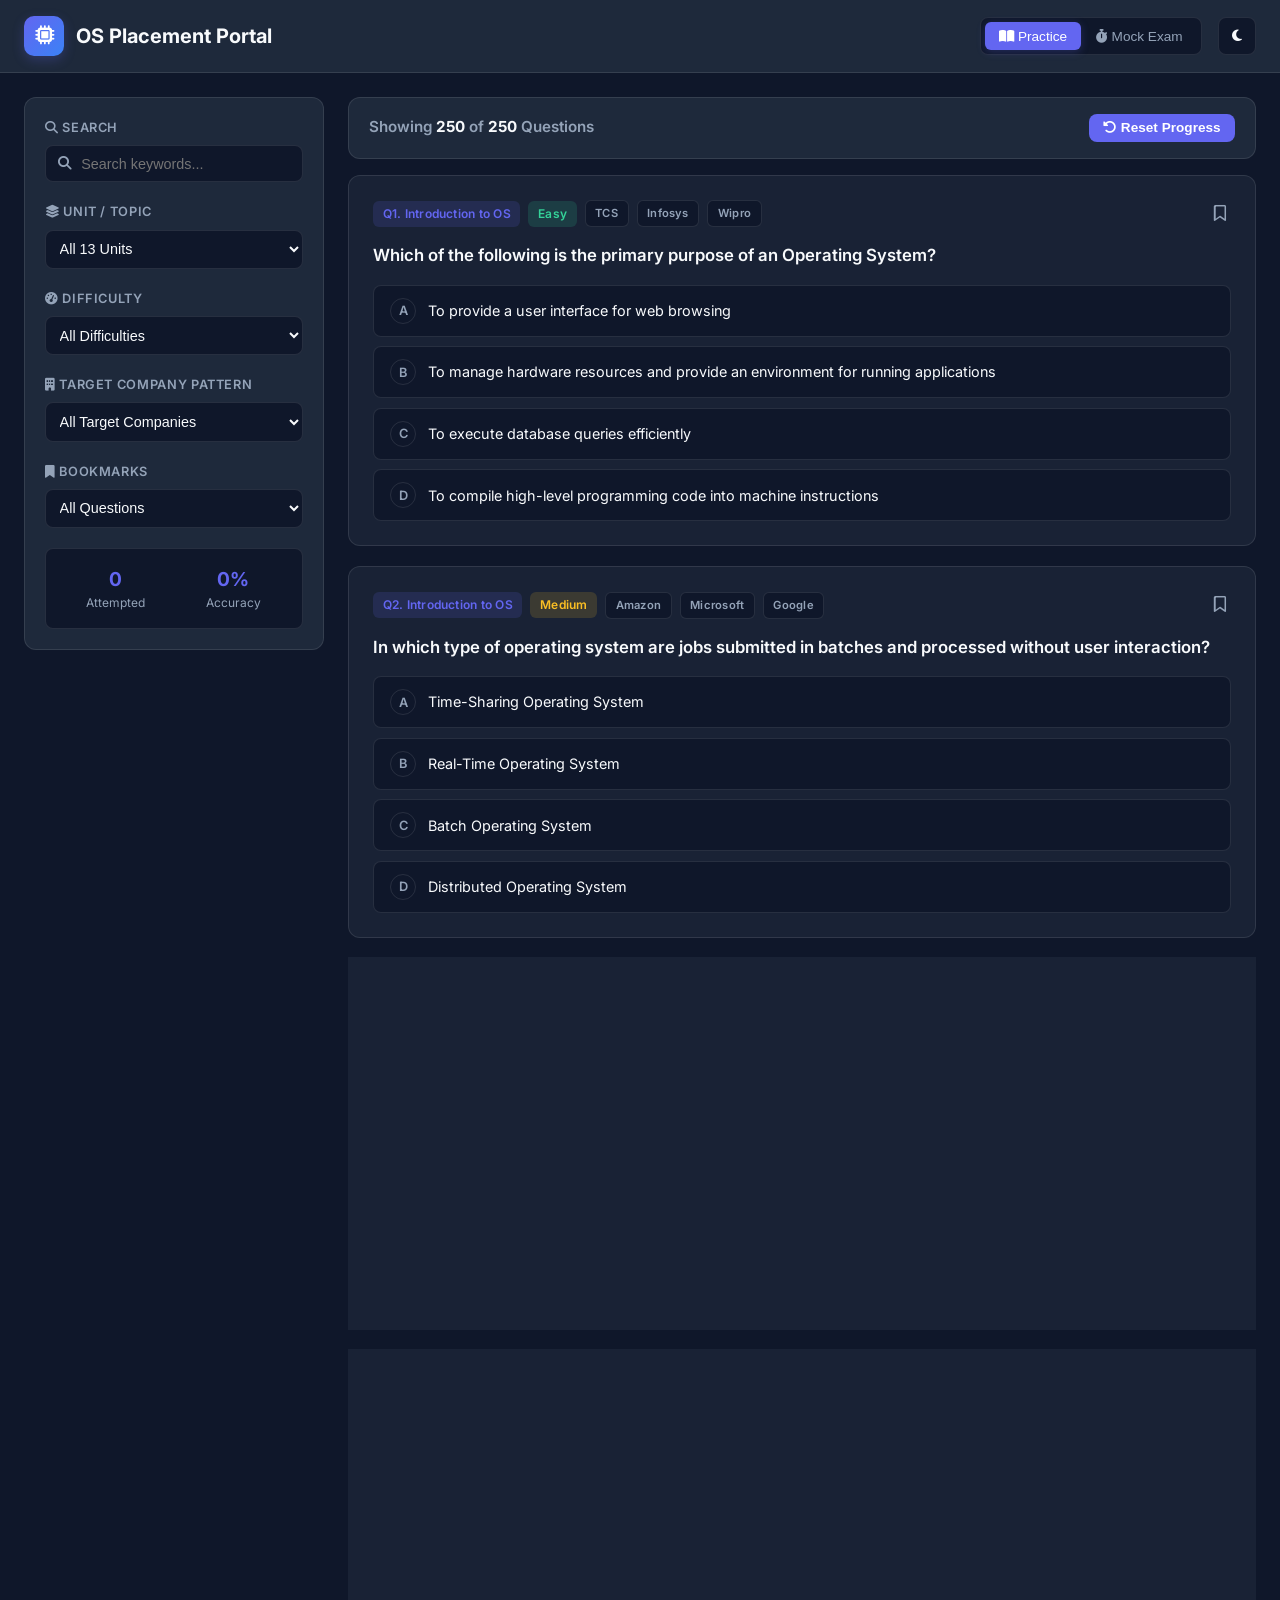
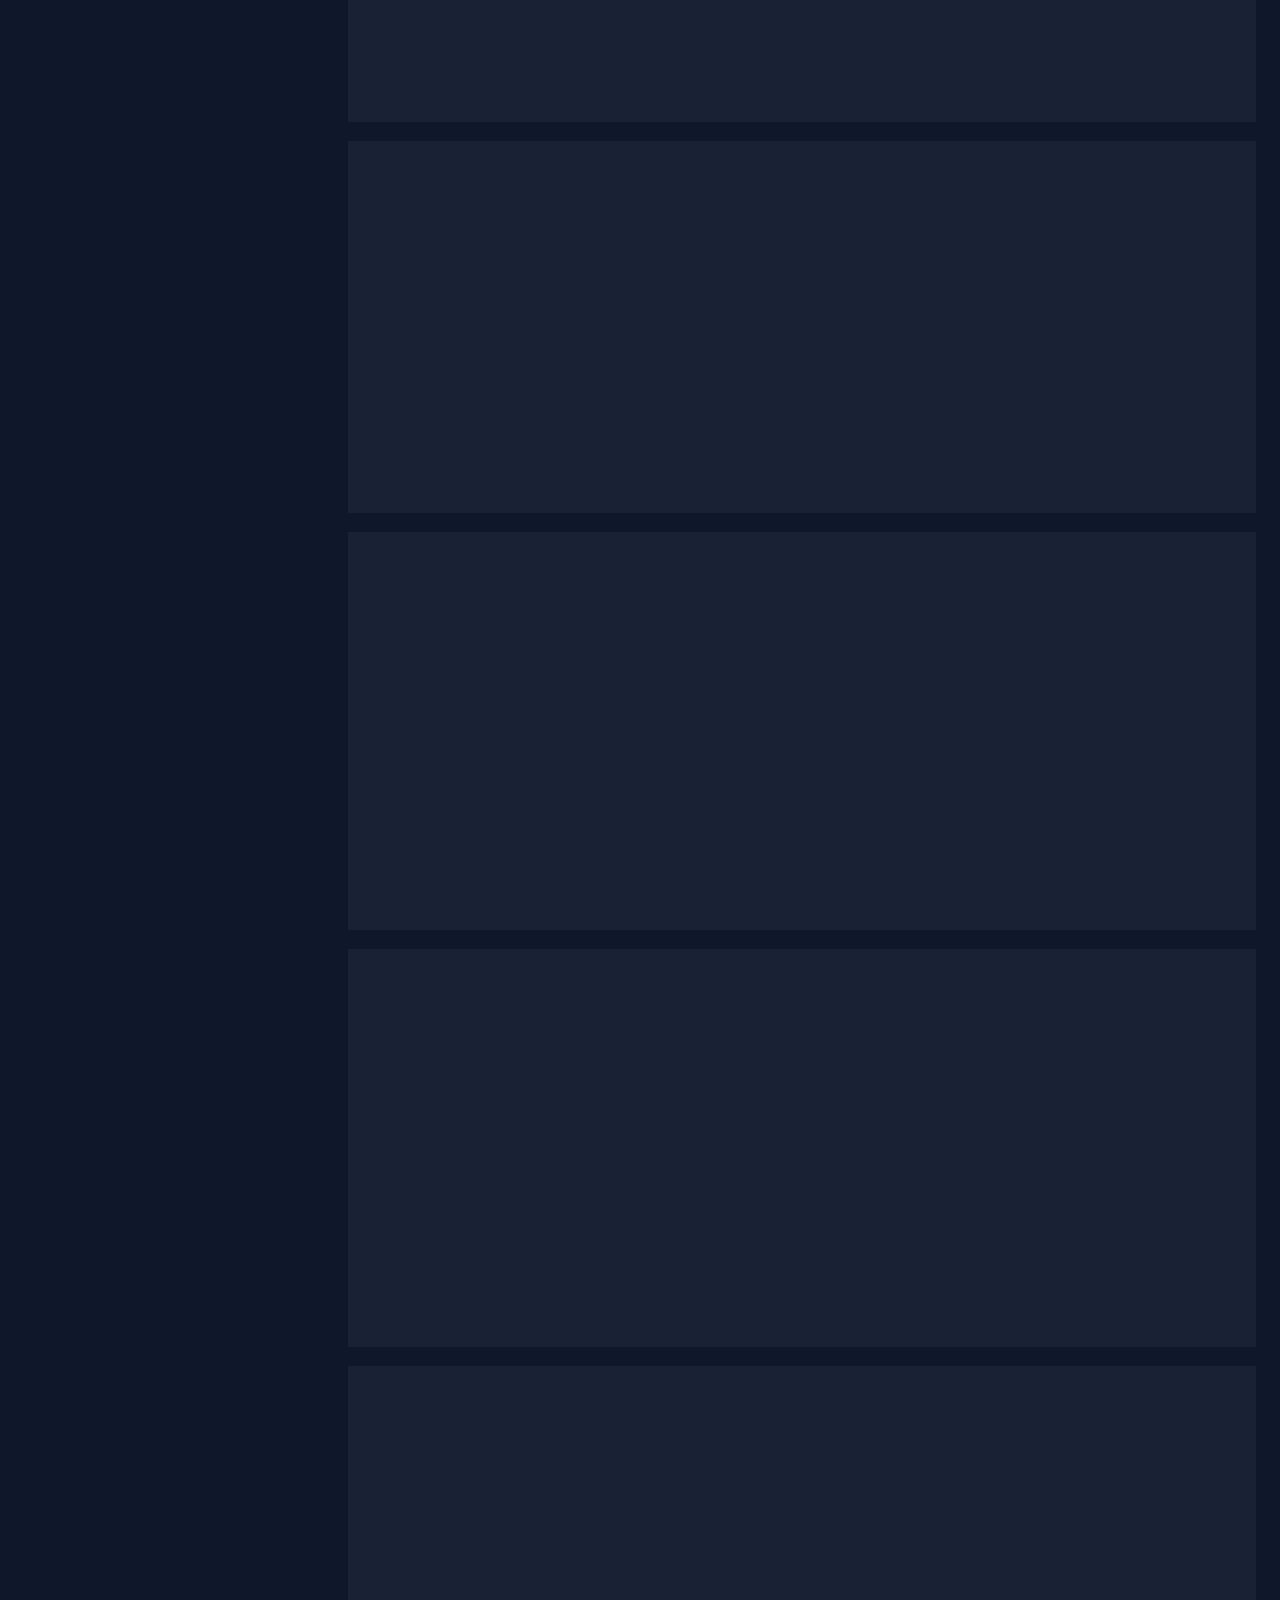
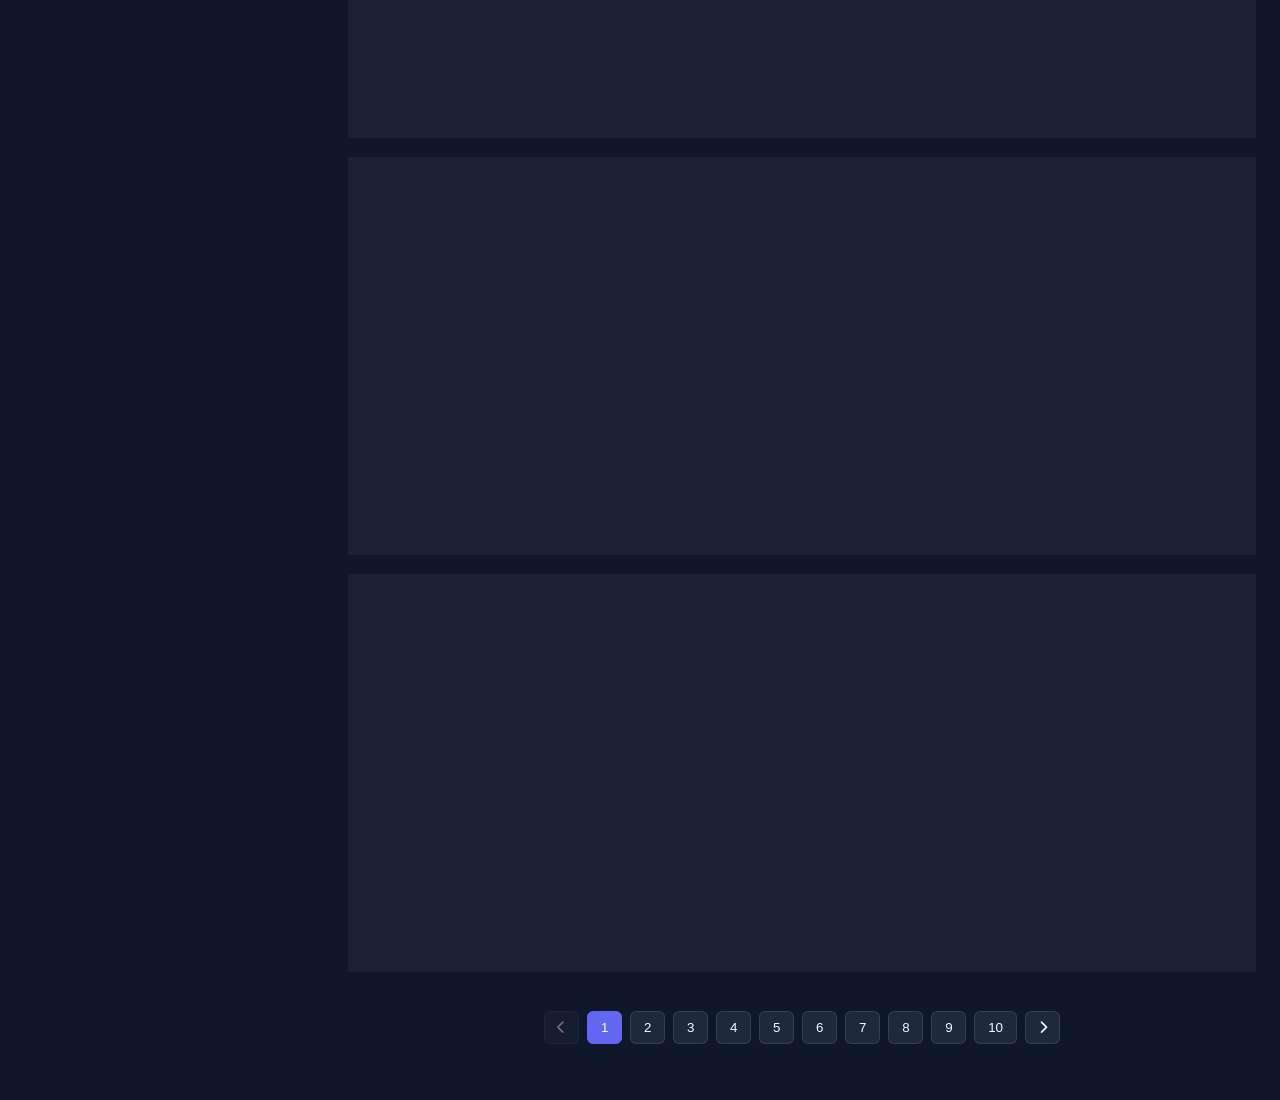
<file: OS/index.html>
<!DOCTYPE html>
<html lang="en">
<head>
  <meta charset="UTF-8">
  <meta name="viewport" content="width=device-width, initial-scale=1.0">
  <title>OS Placement Portal | 250 Questions OA Prep</title>
  <!-- Google Fonts & Font Awesome Icons -->
  <link rel="preconnect" href="https://fonts.googleapis.com">
  <link rel="preconnect" href="https://fonts.gstatic.com" crossorigin>
  <link href="https://fonts.googleapis.com/css2?family=Inter:wght@300;400;500;600;700&family=JetBrains+Mono:wght@400;500;600&display=swap" rel="stylesheet">
  <link rel="stylesheet" href="https://cdnjs.cloudflare.com/ajax/libs/font-awesome/6.4.0/css/all.min.css">
  
  <style>
    :root {
      --bg-primary: #0f172a;
      --bg-secondary: #1e293b;
      --bg-card: rgba(30, 41, 59, 0.7);
      --border-color: rgba(255, 255, 255, 0.1);
      --text-main: #f8fafc;
      --text-muted: #94a3b8;
      --accent-primary: #6366f1;
      --accent-secondary: #3b82f6;
      --accent-glow: rgba(99, 102, 241, 0.25);
      --success: #10b981;
      --warning: #f59e0b;
      --danger: #ef4444;
      --easy-color: #34d399;
      --medium-color: #fbbf24;
      --hard-color: #f87171;
      --radius: 12px;
      --transition: all 0.25s cubic-bezier(0.4, 0, 0.2, 1);
    }

    [data-theme="light"] {
      --bg-primary: #f8fafc;
      --bg-secondary: #ffffff;
      --bg-card: rgba(255, 255, 255, 0.85);
      --border-color: rgba(0, 0, 0, 0.08);
      --text-main: #0f172a;
      --text-muted: #64748b;
      --accent-primary: #4f46e5;
      --accent-secondary: #2563eb;
      --accent-glow: rgba(79, 70, 229, 0.15);
      --success: #059669;
      --warning: #d97706;
      --danger: #dc2626;
      --easy-color: #059669;
      --medium-color: #d97706;
      --hard-color: #dc2626;
    }

    * {
      box-sizing: border-box;
      margin: 0;
      padding: 0;
    }

    body {
      font-family: 'Inter', sans-serif;
      background-color: var(--bg-primary);
      color: var(--text-main);
      min-height: 100vh;
      display: flex;
      flex-direction: column;
      line-height: 1.5;
    }

    /* Header */
    header {
      background: var(--bg-secondary);
      border-bottom: 1px solid var(--border-color);
      position: sticky;
      top: 0;
      z-index: 100;
      backdrop-filter: blur(12px);
    }

    .header-container {
      max-width: 1400px;
      margin: 0 auto;
      padding: 1rem 1.5rem;
      display: flex;
      justify-content: space-between;
      align-items: center;
      gap: 1rem;
    }

    .brand {
      display: flex;
      align-items: center;
      gap: 0.75rem;
      font-weight: 700;
      font-size: 1.25rem;
      color: var(--text-main);
      text-decoration: none;
    }

    .brand-icon {
      width: 40px;
      height: 40px;
      border-radius: 10px;
      background: linear-gradient(135deg, var(--accent-primary), var(--accent-secondary));
      display: flex;
      align-items: center;
      justify-content: center;
      color: white;
      font-size: 1.2rem;
      box-shadow: 0 4px 12px var(--accent-glow);
    }

    .header-controls {
      display: flex;
      align-items: center;
      gap: 1rem;
    }

    .mode-switch {
      display: flex;
      background: var(--bg-primary);
      padding: 4px;
      border-radius: 8px;
      border: 1px solid var(--border-color);
    }

    .mode-btn {
      padding: 0.4rem 0.9rem;
      border: none;
      background: transparent;
      color: var(--text-muted);
      font-weight: 500;
      font-size: 0.85rem;
      border-radius: 6px;
      cursor: pointer;
      transition: var(--transition);
    }

    .mode-btn.active {
      background: var(--accent-primary);
      color: white;
      box-shadow: 0 2px 8px var(--accent-glow);
    }

    .theme-toggle {
      width: 38px;
      height: 38px;
      border-radius: 8px;
      border: 1px solid var(--border-color);
      background: var(--bg-primary);
      color: var(--text-main);
      cursor: pointer;
      display: flex;
      align-items: center;
      justify-content: center;
      transition: var(--transition);
    }

    .theme-toggle:hover {
      border-color: var(--accent-primary);
    }

    /* Main Container */
    .app-layout {
      max-width: 1400px;
      margin: 0 auto;
      padding: 1.5rem;
      display: grid;
      grid-template-columns: 300px 1fr;
      gap: 1.5rem;
      flex: 1;
      width: 100%;
    }

    /* Sidebar Filters */
    .sidebar {
      background: var(--bg-secondary);
      border-radius: var(--radius);
      border: 1px solid var(--border-color);
      padding: 1.25rem;
      height: fit-content;
      position: sticky;
      top: 90px;
      display: flex;
      flex-direction: column;
      gap: 1.25rem;
    }

    .filter-group {
      display: flex;
      flex-direction: column;
      gap: 0.5rem;
    }

    .filter-group label {
      font-size: 0.8rem;
      font-weight: 600;
      text-transform: uppercase;
      letter-spacing: 0.05em;
      color: var(--text-muted);
    }

    .search-box {
      position: relative;
    }

    .search-box input {
      width: 100%;
      padding: 0.6rem 0.8rem 0.6rem 2.2rem;
      background: var(--bg-primary);
      border: 1px solid var(--border-color);
      border-radius: 8px;
      color: var(--text-main);
      font-size: 0.9rem;
      outline: none;
      transition: var(--transition);
    }

    .search-box input:focus {
      border-color: var(--accent-primary);
      box-shadow: 0 0 0 3px var(--accent-glow);
    }

    .search-box i {
      position: absolute;
      left: 0.8rem;
      top: 50%;
      transform: translateY(-50%);
      color: var(--text-muted);
      font-size: 0.85rem;
    }

    select {
      width: 100%;
      padding: 0.6rem;
      background: var(--bg-primary);
      border: 1px solid var(--border-color);
      border-radius: 8px;
      color: var(--text-main);
      font-size: 0.9rem;
      outline: none;
      cursor: pointer;
      transition: var(--transition);
    }

    select:focus {
      border-color: var(--accent-primary);
    }

    .stats-card {
      background: var(--bg-primary);
      border-radius: 8px;
      padding: 1rem;
      border: 1px solid var(--border-color);
      display: grid;
      grid-template-columns: repeat(2, 1fr);
      gap: 0.75rem;
      text-align: center;
    }

    .stat-item {
      display: flex;
      flex-direction: column;
    }

    .stat-value {
      font-size: 1.2rem;
      font-weight: 700;
      color: var(--accent-primary);
    }

    .stat-label {
      font-size: 0.75rem;
      color: var(--text-muted);
    }

    /* Timer section for Exam mode */
    .exam-timer-box {
      display: none;
      background: linear-gradient(135deg, rgba(99, 102, 241, 0.1), rgba(59, 130, 246, 0.1));
      border: 1px solid var(--accent-primary);
      border-radius: 8px;
      padding: 0.9rem;
      text-align: center;
    }

    .exam-timer-box.active {
      display: block;
    }

    .timer-display {
      font-family: 'JetBrains Mono', monospace;
      font-size: 1.5rem;
      font-weight: 700;
      color: var(--accent-primary);
    }

    /* Main Content Area */
    .main-content {
      display: flex;
      flex-direction: column;
      gap: 1rem;
    }

    .content-header {
      display: flex;
      justify-content: space-between;
      align-items: center;
      background: var(--bg-secondary);
      padding: 1rem 1.25rem;
      border-radius: var(--radius);
      border: 1px solid var(--border-color);
    }

    .results-count {
      font-size: 0.95rem;
      font-weight: 600;
      color: var(--text-muted);
    }

    .results-count span {
      color: var(--text-main);
      font-weight: 700;
    }

    /* Questions List */
    .questions-container {
      display: flex;
      flex-direction: column;
      gap: 1.25rem;
    }

    .question-card {
      background: var(--bg-card);
      border: 1px solid var(--border-color);
      border-radius: var(--radius);
      padding: 1.5rem;
      backdrop-filter: blur(8px);
      transition: var(--transition);
      display: flex;
      flex-direction: column;
      gap: 1rem;
    }

    .question-card:hover {
      border-color: var(--accent-glow);
    }

    .question-meta {
      display: flex;
      justify-content: space-between;
      align-items: center;
      flex-wrap: wrap;
      gap: 0.5rem;
    }

    .tags {
      display: flex;
      gap: 0.5rem;
      flex-wrap: wrap;
      align-items: center;
    }

    .badge {
      padding: 0.25rem 0.6rem;
      border-radius: 6px;
      font-size: 0.75rem;
      font-weight: 600;
      letter-spacing: 0.02em;
    }

    .badge-topic {
      background: rgba(99, 102, 241, 0.15);
      color: var(--accent-primary);
    }

    .badge-easy {
      background: rgba(52, 211, 153, 0.15);
      color: var(--easy-color);
    }

    .badge-medium {
      background: rgba(251, 191, 36, 0.15);
      color: var(--medium-color);
    }

    .badge-hard {
      background: rgba(248, 113, 113, 0.15);
      color: var(--hard-color);
    }

    .badge-company {
      background: var(--bg-primary);
      border: 1px solid var(--border-color);
      color: var(--text-muted);
      font-size: 0.7rem;
    }

    .question-actions {
      display: flex;
      gap: 0.5rem;
    }

    .icon-btn {
      background: transparent;
      border: none;
      color: var(--text-muted);
      cursor: pointer;
      font-size: 1rem;
      padding: 0.3rem;
      border-radius: 4px;
      transition: var(--transition);
    }

    .icon-btn:hover {
      color: var(--accent-primary);
    }

    .icon-btn.bookmarked {
      color: #f59e0b;
    }

    .question-title {
      font-size: 1.05rem;
      font-weight: 600;
      color: var(--text-main);
      line-height: 1.5;
    }

    .options-grid {
      display: grid;
      grid-template-columns: 1fr;
      gap: 0.6rem;
    }

    .option-item {
      padding: 0.75rem 1rem;
      border-radius: 8px;
      border: 1px solid var(--border-color);
      background: var(--bg-primary);
      color: var(--text-main);
      font-size: 0.9rem;
      cursor: pointer;
      display: flex;
      align-items: center;
      gap: 0.75rem;
      transition: var(--transition);
    }

    .option-item:hover {
      border-color: var(--accent-primary);
    }

    .option-prefix {
      width: 26px;
      height: 26px;
      border-radius: 50%;
      border: 1px solid var(--border-color);
      display: flex;
      align-items: center;
      justify-content: center;
      font-size: 0.8rem;
      font-weight: 600;
      color: var(--text-muted);
      flex-shrink: 0;
    }

    .option-item.selected {
      border-color: var(--accent-primary);
      background: rgba(99, 102, 241, 0.1);
    }

    .option-item.selected .option-prefix {
      background: var(--accent-primary);
      color: white;
      border-color: var(--accent-primary);
    }

    .option-item.correct {
      border-color: var(--success);
      background: rgba(16, 185, 129, 0.1);
    }

    .option-item.correct .option-prefix {
      background: var(--success);
      color: white;
      border-color: var(--success);
    }

    .option-item.incorrect {
      border-color: var(--danger);
      background: rgba(239, 68, 68, 0.1);
    }

    .option-item.incorrect .option-prefix {
      background: var(--danger);
      color: white;
      border-color: var(--danger);
    }

    .explanation-box {
      margin-top: 0.5rem;
      padding: 1rem;
      border-radius: 8px;
      background: rgba(99, 102, 241, 0.08);
      border-left: 4px solid var(--accent-primary);
      font-size: 0.88rem;
      color: var(--text-main);
      display: none;
    }

    .explanation-box.show {
      display: block;
    }

    .explanation-title {
      font-weight: 700;
      color: var(--accent-primary);
      margin-bottom: 0.4rem;
      display: flex;
      align-items: center;
      gap: 0.4rem;
    }

    /* Modal */
    .modal-overlay {
      position: fixed;
      top: 0;
      left: 0;
      right: 0;
      bottom: 0;
      background: rgba(0, 0, 0, 0.7);
      backdrop-filter: blur(5px);
      display: none;
      align-items: center;
      justify-content: center;
      z-index: 1000;
    }

    .modal-overlay.active {
      display: flex;
    }

    .modal-card {
      background: var(--bg-secondary);
      border: 1px solid var(--border-color);
      border-radius: var(--radius);
      padding: 2rem;
      max-width: 500px;
      width: 90%;
      text-align: center;
      display: flex;
      flex-direction: column;
      gap: 1.25rem;
    }

    .score-circle {
      width: 120px;
      height: 120px;
      border-radius: 50%;
      background: linear-gradient(135deg, var(--accent-primary), var(--accent-secondary));
      display: flex;
      flex-direction: column;
      align-items: center;
      justify-content: center;
      margin: 0 auto;
      color: white;
      box-shadow: 0 8px 24px var(--accent-glow);
    }

    .score-circle .score-num {
      font-size: 2rem;
      font-weight: 800;
      line-height: 1;
    }

    .score-circle .score-pct {
      font-size: 0.8rem;
      opacity: 0.9;
    }

    .btn-primary {
      padding: 0.75rem 1.5rem;
      background: var(--accent-primary);
      color: white;
      border: none;
      border-radius: 8px;
      font-weight: 600;
      cursor: pointer;
      transition: var(--transition);
    }

    .btn-primary:hover {
      background: var(--accent-secondary);
      box-shadow: 0 4px 12px var(--accent-glow);
    }

    /* Pagination */
    .pagination {
      display: flex;
      justify-content: center;
      align-items: center;
      gap: 0.5rem;
      margin-top: 1.5rem;
      margin-bottom: 2rem;
    }

    .page-btn {
      padding: 0.5rem 0.8rem;
      border: 1px solid var(--border-color);
      background: var(--bg-secondary);
      color: var(--text-main);
      border-radius: 6px;
      cursor: pointer;
      transition: var(--transition);
    }

    .page-btn.active {
      background: var(--accent-primary);
      color: white;
      border-color: var(--accent-primary);
    }

    .page-btn:disabled {
      opacity: 0.4;
      cursor: not-allowed;
    }

    @media (max-width: 900px) {
      .app-layout {
        grid-template-columns: 1fr;
      }
      .sidebar {
        position: static;
      }
    }
  </style>
</head>
<body>

  <!-- Header -->
  <header>
    <div class="header-container">
      <a href="#" class="brand">
        <div class="brand-icon">
          <i class="fa-solid fa-microchip"></i>
        </div>
        <span>OS Placement Portal</span>
      </a>

      <div class="header-controls">
        <div class="mode-switch">
          <button class="mode-btn active" id="btnPracticeMode" onclick="setMode('practice')">
            <i class="fa-solid fa-book-open"></i> Practice
          </button>
          <button class="mode-btn" id="btnExamMode" onclick="setMode('exam')">
            <i class="fa-solid fa-stopwatch"></i> Mock Exam
          </button>
        </div>

        <button class="theme-toggle" id="themeToggleBtn" onclick="toggleTheme()" title="Toggle Dark/Light Mode">
          <i class="fa-solid fa-moon"></i>
        </button>
      </div>
    </div>
  </header>

  <!-- Main Layout -->
  <div class="app-layout">

    <!-- Sidebar Filters -->
    <aside class="sidebar">
      <!-- Search -->
      <div class="filter-group">
        <label><i class="fa-solid fa-magnifying-glass"></i> Search</label>
        <div class="search-box">
          <i class="fa-solid fa-search"></i>
          <input type="text" id="searchInput" placeholder="Search keywords..." oninput="handleFilterChange()">
        </div>
      </div>

      <!-- Topic Filter -->
      <div class="filter-group">
        <label><i class="fa-solid fa-layer-group"></i> Unit / Topic</label>
        <select id="topicSelect" onchange="handleFilterChange()">
          <option value="ALL">All 13 Units</option>
          <option value="Introduction to OS">1. Introduction to OS</option>
          <option value="Process Management">2. Process Management</option>
          <option value="CPU Scheduling">3. CPU Scheduling</option>
          <option value="Threads & Concurrency">4. Threads & Concurrency</option>
          <option value="Process Synchronization">5. Process Synchronization</option>
          <option value="Deadlocks">6. Deadlocks</option>
          <option value="Memory Management">7. Memory Management</option>
          <option value="Virtual Memory">8. Virtual Memory</option>
          <option value="File Systems">9. File Systems</option>
          <option value="Disk Scheduling & I/O">10. Disk Scheduling & I/O</option>
          <option value="Security & Protection">11. Security & Protection</option>
          <option value="Linux Concepts & System Calls">12. Linux Concepts</option>
          <option value="Advanced OS Concepts">13. Advanced OS Concepts</option>
        </select>
      </div>

      <!-- Difficulty Filter -->
      <div class="filter-group">
        <label><i class="fa-solid fa-gauge-high"></i> Difficulty</label>
        <select id="difficultySelect" onchange="handleFilterChange()">
          <option value="ALL">All Difficulties</option>
          <option value="Easy">Easy</option>
          <option value="Medium">Medium</option>
          <option value="Hard">Hard</option>
        </select>
      </div>

      <!-- Company Filter -->
      <div class="filter-group">
        <label><i class="fa-solid fa-building"></i> Target Company Pattern</label>
        <select id="companySelect" onchange="handleFilterChange()">
          <option value="ALL">All Target Companies</option>
          <option value="TCS">TCS</option>
          <option value="Infosys">Infosys</option>
          <option value="Wipro">Wipro</option>
          <option value="Amazon">Amazon</option>
          <option value="Microsoft">Microsoft</option>
          <option value="Google">Google</option>
          <option value="Meta">Meta</option>
          <option value="Nvidia">Nvidia</option>
          <option value="Qualcomm">Qualcomm</option>
          <option value="Intel">Intel</option>
          <option value="Samsung">Samsung</option>
          <option value="Goldman Sachs">Goldman Sachs</option>
          <option value="Oracle">Oracle</option>
          <option value="Accenture">Accenture</option>
        </select>
      </div>

      <!-- Saved / Bookmarked Filter -->
      <div class="filter-group">
        <label><i class="fa-solid fa-bookmark"></i> Bookmarks</label>
        <select id="bookmarkSelect" onchange="handleFilterChange()">
          <option value="ALL">All Questions</option>
          <option value="BOOKMARKED">Bookmarked Only</option>
        </select>
      </div>

      <!-- Live Stats Card -->
      <div class="stats-card">
        <div class="stat-item">
          <span class="stat-value" id="statAttempted">0</span>
          <span class="stat-label">Attempted</span>
        </div>
        <div class="stat-item">
          <span class="stat-value" id="statAccuracy">0%</span>
          <span class="stat-label">Accuracy</span>
        </div>
      </div>

      <!-- Timer Box for Exam Mode -->
      <div class="exam-timer-box" id="examTimerBox">
        <div style="font-size: 0.75rem; text-transform: uppercase; color: var(--text-muted); font-weight: 600;">Time Remaining</div>
        <div class="timer-display" id="timerDisplay">45:00</div>
        <button class="btn-primary" style="margin-top: 0.75rem; width: 100%; font-size: 0.85rem; padding: 0.5rem;" onclick="submitExam()">
          Submit Assessment
        </button>
      </div>
    </aside>

    <!-- Main Content -->
    <main class="main-content">
      <div class="content-header">
        <div class="results-count">
          Showing <span id="visibleCount">0</span> of <span id="totalBankCount">250</span> Questions
        </div>
        <button class="btn-primary" style="padding: 0.4rem 0.9rem; font-size: 0.85rem;" onclick="resetProgress()">
          <i class="fa-solid fa-rotate-left"></i> Reset Progress
        </button>
      </div>

      <!-- Questions List -->
      <div class="questions-container" id="questionsList">
        <!-- Dynamically Populated -->
      </div>

      <!-- Pagination -->
      <div class="pagination" id="pagination">
        <!-- Dynamically Populated -->
      </div>
    </main>
  </div>

  <!-- Score Modal -->
  <div class="modal-overlay" id="scoreModal">
    <div class="modal-card">
      <h2 style="font-size: 1.4rem; font-weight: 700;">Assessment Completed!</h2>
      <div class="score-circle">
        <span class="score-num" id="modalScore">0/0</span>
        <span class="score-pct" id="modalPct">0%</span>
      </div>
      <p style="color: var(--text-muted); font-size: 0.9rem;" id="modalMessage">
        Great effort! Review your answers below to strengthen core operating system concepts.
      </p>
      <button class="btn-primary" onclick="closeModal()">
        Review Detailed Answers
      </button>
    </div>
  </div>

  <!-- Script Logic -->
  <script>
    let questionBank = [];
    let currentMode = 'practice'; // 'practice' or 'exam'
    let currentPage = 1;
    const questionsPerPage = 10;
    
    let userAnswers = {}; // questionId -> selectedOptionIndex
    let bookmarkedIds = new Set(JSON.parse(localStorage.getItem('os_bookmarks') || '[]'));
    
    let timerInterval = null;
    let timerSeconds = 45 * 60; // 45 minutes

    // Fetch master questions database
    async function loadQuestionBank() {
      try {
        const response = await fetch('questionBank.json');
        questionBank = await response.json();
      } catch (err) {
        console.warn('Fetch failed, using local storage or fallback', err);
      }
      document.getElementById('totalBankCount').textContent = questionBank.length;
      renderQuestions();
    }

    function toggleTheme() {
      const current = document.documentElement.getAttribute('data-theme');
      const target = current === 'light' ? 'dark' : 'light';
      document.documentElement.setAttribute('data-theme', target);
      const icon = document.querySelector('#themeToggleBtn i');
      icon.className = target === 'light' ? 'fa-solid fa-sun' : 'fa-solid fa-moon';
    }

    function setMode(mode) {
      currentMode = mode;
      document.getElementById('btnPracticeMode').classList.toggle('active', mode === 'practice');
      document.getElementById('btnExamMode').classList.toggle('active', mode === 'exam');
      document.getElementById('examTimerBox').classList.toggle('active', mode === 'exam');
      
      if (mode === 'exam' && !timerInterval) {
        startTimer();
      } else if (mode === 'practice' && timerInterval) {
        clearInterval(timerInterval);
        timerInterval = null;
      }
      renderQuestions();
    }

    function startTimer() {
      timerInterval = setInterval(() => {
        if (timerSeconds <= 0) {
          clearInterval(timerInterval);
          submitExam();
          return;
        }
        timerSeconds--;
        const mins = Math.floor(timerSeconds / 60).toString().padStart(2, '0');
        const secs = (timerSeconds % 60).toString().padStart(2, '0');
        document.getElementById('timerDisplay').textContent = `${mins}:${secs}`;
      }, 1000);
    }

    function submitExam() {
      if (timerInterval) clearInterval(timerInterval);
      
      let correctCount = 0;
      let totalAttempted = Object.keys(userAnswers).length;

      questionBank.forEach(q => {
        if (userAnswers[q.id] === q.answer) {
          correctCount++;
        }
      });

      const pct = questionBank.length > 0 ? Math.round((correctCount / questionBank.length) * 100) : 0;
      document.getElementById('modalScore').textContent = `${correctCount}/${questionBank.length}`;
      document.getElementById('modalPct').textContent = `${pct}% Accuracy`;
      document.getElementById('scoreModal').classList.add('active');
    }

    function closeModal() {
      document.getElementById('scoreModal').classList.remove('active');
    }

    function toggleBookmark(id) {
      if (bookmarkedIds.has(id)) {
        bookmarkedIds.delete(id);
      } else {
        bookmarkedIds.add(id);
      }
      localStorage.setItem('os_bookmarks', JSON.stringify(Array.from(bookmarkedIds)));
      renderQuestions();
    }

    function handleFilterChange() {
      currentPage = 1;
      renderQuestions();
    }

    function getFilteredQuestions() {
      const search = document.getElementById('searchInput').value.toLowerCase();
      const topic = document.getElementById('topicSelect').value;
      const difficulty = document.getElementById('difficultySelect').value;
      const company = document.getElementById('companySelect').value;
      const bookmarkFilter = document.getElementById('bookmarkSelect').value;

      return questionBank.filter(q => {
        const matchesSearch = !search || q.question.toLowerCase().includes(search) || q.explanation.toLowerCase().includes(search);
        const matchesTopic = topic === 'ALL' || q.topic === topic;
        const matchesDifficulty = difficulty === 'ALL' || q.difficulty === difficulty;
        const matchesCompany = company === 'ALL' || q.companyPattern.includes(company);
        const matchesBookmark = bookmarkFilter === 'ALL' || bookmarkedIds.has(q.id);

        return matchesSearch && matchesTopic && matchesDifficulty && matchesCompany && matchesBookmark;
      });
    }

    function selectOption(questionId, optionIndex) {
      userAnswers[questionId] = optionIndex;
      updateStats();
      renderQuestions();
    }

    function updateStats() {
      const attempted = Object.keys(userAnswers).length;
      let correct = 0;
      
      Object.keys(userAnswers).forEach(qId => {
        const q = questionBank.find(item => item.id == qId);
        if (q && userAnswers[qId] === q.answer) {
          correct++;
        }
      });

      const accuracy = attempted > 0 ? Math.round((correct / attempted) * 100) : 0;
      document.getElementById('statAttempted').textContent = attempted;
      document.getElementById('statAccuracy').textContent = `${accuracy}%`;
    }

    function resetProgress() {
      userAnswers = {};
      updateStats();
      renderQuestions();
    }

    function renderQuestions() {
      const filtered = getFilteredQuestions();
      document.getElementById('visibleCount').textContent = filtered.length;

      const totalPages = Math.ceil(filtered.length / questionsPerPage) || 1;
      if (currentPage > totalPages) currentPage = totalPages;

      const startIdx = (currentPage - 1) * questionsPerPage;
      const paginated = filtered.slice(startIdx, startIdx + questionsPerPage);

      const container = document.getElementById('questionsList');
      container.innerHTML = '';

      if (paginated.length === 0) {
        container.innerHTML = `
          <div style="text-align: center; padding: 3rem; background: var(--bg-secondary); border-radius: var(--radius); border: 1px solid var(--border-color);">
            <i class="fa-solid fa-folder-open" style="font-size: 2.5rem; color: var(--text-muted); margin-bottom: 1rem;"></i>
            <p style="font-size: 1.1rem; font-weight: 600;">No questions match your current filters</p>
            <p style="color: var(--text-muted); font-size: 0.9rem;">Try adjusting your search keywords or topic drop-down filter.</p>
          </div>
        `;
        renderPagination(0);
        return;
      }

      paginated.forEach((q, idx) => {
        const globalIndex = startIdx + idx + 1;
        const isBookmarked = bookmarkedIds.has(q.id);
        const selectedOpt = userAnswers[q.id];

        const card = document.createElement('div');
        card.className = 'question-card';

        const prefixes = ['A', 'B', 'C', 'D'];
        let optionsHTML = '';

        q.options.forEach((optText, optIdx) => {
          let itemClass = 'option-item';
          
          if (selectedOpt !== undefined) {
            if (currentMode === 'practice') {
              if (optIdx === q.answer) {
                itemClass += ' correct';
              } else if (selectedOpt === optIdx) {
                itemClass += ' incorrect';
              }
            } else {
              // Exam mode: just mark selected
              if (selectedOpt === optIdx) {
                itemClass += ' selected';
              }
            }
          }

          optionsHTML += `
            <div class="${itemClass}" onclick="selectOption(${q.id}, ${optIdx})">
              <div class="option-prefix">${prefixes[optIdx]}</div>
              <div>${optText}</div>
            </div>
          `;
        });

        const showExplanation = currentMode === 'practice' && selectedOpt !== undefined;

        card.innerHTML = `
          <div class="question-meta">
            <div class="tags">
              <span class="badge badge-topic">Q${q.id}. ${q.topic}</span>
              <span class="badge badge-${q.difficulty.toLowerCase()}">${q.difficulty}</span>
              ${q.companyPattern.slice(0, 3).map(c => `<span class="badge badge-company">${c}</span>`).join('')}
            </div>
            <div class="question-actions">
              <button class="icon-btn ${isBookmarked ? 'bookmarked' : ''}" onclick="toggleBookmark(${q.id})" title="Bookmark Question">
                <i class="fa-${isBookmarked ? 'solid' : 'regular'} fa-bookmark"></i>
              </button>
            </div>
          </div>

          <div class="question-title">${q.question}</div>

          <div class="options-grid">
            ${optionsHTML}
          </div>

          <div class="explanation-box ${showExplanation ? 'show' : ''}">
            <div class="explanation-title">
              <i class="fa-solid fa-circle-info"></i> Detailed Explanation & Technical Rationale
            </div>
            <div>${q.explanation}</div>
          </div>
        `;

        container.appendChild(card);
      });

      renderPagination(totalPages);
    }

    function renderPagination(totalPages) {
      const pContainer = document.getElementById('pagination');
      pContainer.innerHTML = '';

      if (totalPages <= 1) return;

      const prevBtn = document.createElement('button');
      prevBtn.className = 'page-btn';
      prevBtn.innerHTML = '<i class="fa-solid fa-chevron-left"></i>';
      prevBtn.disabled = currentPage === 1;
      prevBtn.onclick = () => { currentPage--; renderQuestions(); };
      pContainer.appendChild(prevBtn);

      for (let i = 1; i <= Math.min(totalPages, 10); i++) {
        const btn = document.createElement('button');
        btn.className = `page-btn ${i === currentPage ? 'active' : ''}`;
        btn.textContent = i;
        btn.onclick = () => { currentPage = i; renderQuestions(); };
        pContainer.appendChild(btn);
      }

      const nextBtn = document.createElement('button');
      nextBtn.className = 'page-btn';
      nextBtn.innerHTML = '<i class="fa-solid fa-chevron-right"></i>';
      nextBtn.disabled = currentPage === totalPages;
      nextBtn.onclick = () => { currentPage++; renderQuestions(); };
      pContainer.appendChild(nextBtn);
    }

    // Initialize application on load
    window.addEventListener('DOMContentLoaded', () => {
      loadQuestionBank();
    });
  </script>
</body>
</html>
</file>
<file: styles.css>
@import url('https://fonts.googleapis.com/css2?family=DM+Mono:wght@400;500&family=Inter:wght@400;500;600&display=swap');

:root {
  --canvas: #000; --card: #0a0a0c; --elevated: #101012; --deep: #06060a;
  --ink: #fcfdff; --body: rgba(252,253,255,.86); --charcoal: rgba(252,253,255,.7);
  --mute: #a1a4a5; --ash: #888e90; --stone: #464a4d;
  --line: rgba(255,255,255,.06); --line-strong: rgba(255,255,255,.14); --divider: rgba(255,255,255,.04);
  --blue: #3b9eff; --green: #11ff99; --yellow: #ffc53d; --red: #ff2047; --purple: #c99aff;
  --serif: Georgia, 'Times New Roman', serif; --sans: Inter, ui-sans-serif, system-ui, -apple-system, sans-serif; --mono: 'DM Mono', 'SFMono-Regular', Consolas, monospace;
  --radius: 12px;
}

* { box-sizing: border-box; }
html { background: var(--canvas); scroll-behavior: smooth; }
body { background: var(--canvas); color: var(--ink); font-family: var(--sans); margin: 0; min-width: 320px; -webkit-font-smoothing: antialiased; }
button, a { -webkit-tap-highlight-color: transparent; }
button { font: inherit; }
a { color: inherit; }
.app-shell { min-height: 100vh; display: flex; flex-direction: column; }

/* Navigation */
.topbar { align-items: center; border-bottom: 1px solid var(--line); display: flex; gap: 32px; height: 64px; justify-content: space-between; padding: 0 max(32px, calc((100vw - 1200px) / 2)); }
.brand { align-items: center; color: var(--ink); display: inline-flex; gap: 11px; text-decoration: none; }
.brand strong { display: block; font-family: var(--serif); font-size: 1.12rem; font-weight: 400; letter-spacing: -.045em; line-height: 1; }
.brand strong span { color: var(--ink); }
.brand small { color: var(--ash); display: block; font-size: .58rem; letter-spacing: .08em; margin-top: 4px; text-transform: uppercase; }
.brand-mark { display: flex; gap: 2px; height: 20px; transform: skew(-12deg); width: 20px; }
.brand-mark span { background: var(--ink); border-radius: 1px; flex: 1; }
.brand-mark span:nth-child(2) { background: var(--ash); margin-top: 4px; }
.brand-mark span:nth-child(3) { background: var(--stone); margin-top: 8px; }
.site-nav { align-items: center; display: flex; gap: 24px; margin-left: auto; }
.site-nav a, .topbar-meta, .inline-link { color: var(--charcoal); font-size: .75rem; letter-spacing: .01em; text-decoration: none; transition: color .18s ease; }
.site-nav a:hover, .inline-link:hover, .back-link:hover { color: var(--ink); }
.topbar-actions { align-items: center; display: flex; gap: 18px; }
.topbar-meta { align-items: center; display: flex; font-family: var(--mono); font-size: .61rem; gap: 8px; white-space: nowrap; }
.status-dot { background: var(--green); border-radius: 50%; display: inline-block; height: 6px; width: 6px; }
.nav-cta { background: var(--ink); border-radius: 8px; color: #000; font-size: .72rem; padding: 9px 14px; text-decoration: none; transition: background .18s ease; }
.nav-cta:hover, .button.primary:hover { background: #f1f7fe; }
.menu-button { background: none; border: 0; display: none; padding: 8px 0 8px 8px; }
.menu-button span { background: var(--ink); display: block; height: 1px; margin: 5px 0; width: 18px; }

/* Shared type and layout */
.page-content { flex: 1; margin: 0 auto; max-width: 1200px; padding: 96px 32px 128px; width: 100%; }
.eyebrow { color: var(--mute); font-family: var(--mono); font-size: .64rem; letter-spacing: .14em; text-transform: uppercase; }
.hero h1, .result-hero h1 { font-family: var(--serif); font-feature-settings: 'ss01', 'ss04', 'ss11'; font-weight: 400; letter-spacing: -.055em; line-height: 1; }
.hero h1 { font-size: clamp(4.2rem, 8vw, 6rem); margin: 18px 0 25px; max-width: 920px; }
.hero h1 em { color: var(--ink); font-style: normal; }
.hero p { color: var(--body); font-family: var(--serif); font-size: 1.22rem; line-height: 1.5; margin: 0; max-width: 575px; }
.hero-actions { align-items: center; display: flex; gap: 22px; margin-top: 34px; }
.button { border: 1px solid var(--line-strong); border-radius: 8px; cursor: pointer; font-size: .75rem; font-weight: 500; padding: 10px 16px; transition: background .18s ease, border-color .18s ease, color .18s ease, transform .18s ease; }
.button:hover { transform: translateY(-1px); }
.button.primary { background: var(--ink); border-color: var(--ink); color: #000; }
.button.secondary { background: var(--elevated); color: var(--ink); }
.button.secondary:hover { border-color: var(--ink); }
.button.finish { background: rgba(17,255,153,.08); border-color: rgba(17,255,153,.35); color: var(--green); }
.inline-link { color: var(--ink); font-size: .75rem; letter-spacing: .02em; }
.inline-link span, .start-link span, .cheat-callout .button span { margin-left: 7px; }
.section-heading { align-items: end; border-bottom: 1px solid var(--line); display: flex; justify-content: space-between; margin: 112px 0 24px; padding-bottom: 15px; }
.section-heading h2 { font-family: var(--serif); font-size: 1.55rem; font-weight: 400; letter-spacing: -.04em; margin: 0; }
.section-heading p { color: var(--ash); font-family: var(--mono); font-size: .62rem; margin: 0; }

/* Home */
.home-page { position: relative; }
.home-page::before { background: radial-gradient(ellipse at 66% 0%, rgba(0,117,255,.17), transparent 42%); content: ''; height: 600px; left: 0; pointer-events: none; position: absolute; right: 0; top: 390px; }
.hero, .subject-section, .cheat-callout, .home-note { position: relative; }
.subject-grid { display: grid; gap: 12px; grid-template-columns: repeat(4, minmax(0, 1fr)); }
.subject-card { background: var(--card); border: 1px solid var(--line-strong); border-radius: var(--radius); display: flex; flex-direction: column; min-height: 305px; overflow: hidden; padding: 28px 24px 24px; position: relative; transition: border-color .2s ease, background .2s ease, transform .2s ease; }
.subject-card::before { background: var(--accent); content: ''; height: 1px; left: 0; opacity: .8; position: absolute; right: 0; top: 0; }
.subject-card:hover { background: #0d0d10; border-color: rgba(255,255,255,.28); transform: translateY(-3px); }
.subject-card-top { align-items: center; display: flex; justify-content: space-between; }
.subject-icon { color: var(--accent); font-family: var(--mono); font-size: .63rem; letter-spacing: .08em; }
.subject-count, .subject-topics { color: var(--ash); font-family: var(--mono); font-size: .61rem; }
.subject-card h3 { font-family: var(--serif); font-size: 1.45rem; font-weight: 400; letter-spacing: -.045em; line-height: 1.05; margin: 52px 0 12px; max-width: 180px; }
.subject-card p { color: var(--body); font-size: .78rem; line-height: 1.6; margin: 0; }
.subject-topics { line-height: 1.7; margin-top: 16px; }
.subject-card .start-link { color: var(--ink); display: inline-flex; font-size: .72rem; margin-top: auto; padding-top: 23px; text-decoration: none; }
.start-link span { color: var(--blue); transition: transform .2s ease; }
.subject-card:hover .start-link span { transform: translateX(4px); }
.cheat-callout { align-items: center; background: var(--elevated); border: 1px solid var(--line-strong); border-radius: var(--radius); display: flex; gap: 18px; margin-top: 48px; padding: 25px 28px; }
.cheat-callout-mark { color: var(--yellow); font-family: var(--mono); font-size: .68rem; letter-spacing: .08em; }
.cheat-callout-copy { flex: 1; }
.cheat-callout-copy .eyebrow { color: var(--yellow); font-size: .59rem; }
.cheat-callout-copy h2 { font-family: var(--serif); font-size: 1.4rem; font-weight: 400; letter-spacing: -.04em; margin: 6px 0 5px; }
.cheat-callout-copy p { color: var(--mute); font-size: .76rem; line-height: 1.55; margin: 0; }
.home-note { align-items: center; border-top: 1px solid var(--line); color: var(--ash); display: flex; font-family: var(--mono); font-size: .62rem; gap: 9px; margin-top: 42px; padding-top: 18px; }
.home-note strong { color: var(--ink); font-weight: 400; }

/* Cheat sheets */
.cheatsheet-page { padding-top: 48px; }
.cheat-head, .quiz-head { align-items: end; display: flex; justify-content: space-between; }
.back-link { color: var(--mute); font-size: .7rem; text-decoration: none; }
.cheat-title, .quiz-title { align-items: center; display: flex; gap: 12px; margin-top: 22px; }
.cheat-title h1, .quiz-title h1 { font-family: var(--serif); font-size: clamp(2.6rem, 5vw, 4.3rem); font-weight: 400; letter-spacing: -.055em; line-height: 1; margin: 0; }
.cheat-intro { color: var(--body); font-family: var(--serif); font-size: 1.05rem; line-height: 1.5; margin: 18px 0 0; max-width: 620px; }
.cheat-meta, .quiz-stats { color: var(--mute); font-family: var(--mono); font-size: .61rem; text-align: right; }
.cheat-meta strong, .quiz-stats strong { color: var(--ink); display: block; font-family: var(--serif); font-size: 3rem; font-weight: 400; letter-spacing: -.06em; line-height: 1; }
.cheat-tabs { display: grid; gap: 8px; grid-template-columns: repeat(4, 1fr); margin-top: 48px; }
.cheat-tab { background: var(--card); border: 1px solid var(--line); border-radius: 8px; display: flex; flex-direction: column; gap: 7px; padding: 14px 16px; text-decoration: none; transition: background .18s ease, border-color .18s ease; }
.cheat-tab:hover, .cheat-tab.active { background: var(--elevated); border-color: var(--line-strong); }
.cheat-tab span { color: var(--ink); font-size: .75rem; }
.cheat-tab small { color: var(--ash); font-family: var(--mono); font-size: .59rem; }
.cheat-tab.active span { color: var(--tab-accent); }
.cheat-overview { align-items: center; background: var(--card); border: 1px solid var(--line-strong); border-radius: var(--radius); display: flex; gap: 16px; margin-top: 16px; padding: 22px 24px; }
.cheat-overview-icon { color: var(--accent); font-family: var(--mono); font-size: .68rem; }
.cheat-overview .eyebrow { color: var(--accent); font-size: .58rem; }
.cheat-overview h2 { font-family: var(--serif); font-size: 1.25rem; font-weight: 400; letter-spacing: -.035em; line-height: 1.3; margin: 5px 0 0; }
.cheat-sections { display: grid; gap: 12px; margin-top: 12px; }
.cheat-section { background: var(--card); border: 1px solid var(--line); border-radius: var(--radius); padding: 28px; }
.cheat-section-heading { align-items: center; border-bottom: 1px solid var(--line); display: flex; gap: 12px; margin-bottom: 20px; padding-bottom: 14px; }
.section-number { color: var(--accent); font-family: var(--mono); font-size: .65rem; }
.cheat-section-heading h2 { font-family: var(--serif); font-size: 1.28rem; font-weight: 400; letter-spacing: -.035em; margin: 0; }
.cheat-items { display: grid; gap: 10px 14px; grid-template-columns: repeat(2, minmax(0, 1fr)); }
.cheat-item { background: rgba(255,255,255,.018); border: 1px solid var(--line); border-radius: 8px; padding: 16px; }
.cheat-item h3 { color: var(--ink); font-size: .78rem; font-weight: 500; margin: 0 0 7px; }
.cheat-item p { color: var(--mute); font-size: .74rem; line-height: 1.6; margin: 0; }

/* Code windows */
.snippet-grid { display: grid; gap: 12px; grid-template-columns: repeat(auto-fit, minmax(280px, 1fr)); }
.snippet-card { background: var(--deep); border: 1px solid var(--line-strong); border-radius: var(--radius); min-width: 0; overflow: hidden; }
.code-window-chrome, .snippet-head { align-items: center; border-bottom: 1px solid var(--line); display: flex; justify-content: space-between; padding: 12px 15px; }
.traffic-lights { display: flex; gap: 6px; }
.traffic-lights span { border-radius: 50%; height: 6px; width: 6px; }
.traffic-lights span:nth-child(1) { background: var(--red); } .traffic-lights span:nth-child(2) { background: var(--yellow); } .traffic-lights span:nth-child(3) { background: var(--green); }
.copy-button { background: transparent; border: 1px solid var(--line-strong); border-radius: 6px; color: var(--mute); cursor: pointer; font-family: var(--mono); font-size: .58rem; padding: 5px 8px; }
.copy-button:hover { border-color: var(--ink); color: var(--ink); }
.snippet-head { border-bottom: 0; gap: 10px; justify-content: flex-start; padding-bottom: 0; }
.snippet-head strong { color: var(--charcoal); font-size: .68rem; font-weight: 400; overflow: hidden; text-overflow: ellipsis; white-space: nowrap; }
.snippet-language { background: rgba(59,158,255,.1); border-radius: 4px; color: var(--blue); font-family: var(--mono); font-size: .57rem; padding: 3px 6px; }
.snippet-card pre { margin: 0; max-height: 330px; overflow: auto; padding: 15px; }
.snippet-card code { color: var(--body); font-family: var(--mono); font-size: .67rem; line-height: 1.65; white-space: pre; }

/* Quiz and results */
.quiz-page { padding-top: 48px; }
.quiz-title .pill { color: var(--accent); }
.pill { background: var(--elevated); border: 1px solid var(--line-strong); border-radius: 999px; color: var(--body); font-family: var(--mono); font-size: .58rem; padding: 5px 9px; }
.progress-track { background: var(--card); border-radius: 999px; height: 4px; margin-top: 42px; overflow: hidden; }
.progress-fill { background: var(--accent); border-radius: inherit; height: 100%; transition: width .25s ease; }
.quiz-layout { display: grid; gap: 12px; grid-template-columns: minmax(0, 1fr) 270px; margin-top: 12px; }
.question-card, .navigator, .review-panel { background: var(--card); border: 1px solid var(--line-strong); border-radius: var(--radius); }
.question-card { padding: clamp(24px, 5vw, 48px); }
.question-kicker { align-items: center; color: var(--mute); display: flex; flex-wrap: wrap; font-family: var(--mono); font-size: .6rem; gap: 9px; margin-bottom: 24px; }
.question-kicker .difficulty { border-radius: 4px; font-size: .58rem; padding: 4px 7px; }
.difficulty.easy { background: rgba(17,255,153,.1); color: var(--green); } .difficulty.medium { background: rgba(255,197,61,.1); color: var(--yellow); } .difficulty.hard { background: rgba(255,32,71,.1); color: var(--red); }
.question-text { font-family: var(--serif); font-size: clamp(1.7rem, 3vw, 2.55rem); font-weight: 400; letter-spacing: -.045em; line-height: 1.12; margin: 0 0 34px; max-width: 800px; }
.options { display: grid; gap: 8px; }
.option { align-items: center; background: transparent; border: 1px solid var(--line); border-radius: 8px; color: var(--ink); cursor: pointer; display: flex; gap: 14px; padding: 14px 15px; text-align: left; transition: background .18s ease, border-color .18s ease; width: 100%; }
.option:hover { background: rgba(255,255,255,.04); border-color: var(--line-strong); } .option.selected { background: rgba(59,158,255,.08); border-color: var(--blue); }
.option-letter { align-items: center; border: 1px solid var(--stone); border-radius: 6px; color: var(--mute); display: flex; flex: 0 0 26px; font-family: var(--mono); font-size: .66rem; height: 26px; justify-content: center; }
.option.selected .option-letter { background: var(--blue); border-color: var(--blue); color: #000; }
.option-copy { font-size: .8rem; line-height: 1.45; }
.question-footer { align-items: center; border-top: 1px solid var(--line); display: flex; justify-content: space-between; margin-top: 36px; padding-top: 20px; }
.text-button { background: none; border: 0; color: var(--mute); cursor: pointer; font-family: var(--mono); font-size: .62rem; padding: 7px 0; } .text-button:hover, .text-button.marked { color: var(--yellow); }
.button-row { display: flex; gap: 8px; } .button:disabled { color: var(--stone); cursor: not-allowed; }
.navigator { align-self: start; padding: 21px; position: sticky; top: 18px; }
.navigator-head { align-items: start; display: flex; justify-content: space-between; margin-bottom: 17px; }
.navigator h2 { font-family: var(--serif); font-size: 1.15rem; font-weight: 400; margin: 0; }
.navigator small, .nav-legend { color: var(--mute); font-family: var(--mono); font-size: .59rem; }
.nav-legend { display: flex; gap: 12px; margin-bottom: 14px; } .nav-legend span::before { border: 1px solid var(--stone); border-radius: 3px; content: ''; display: inline-block; height: 8px; margin-right: 4px; vertical-align: -1px; width: 8px; }
.nav-legend .answered::before { background: var(--blue); border-color: var(--blue); } .nav-legend .marked::before { background: var(--yellow); border-color: var(--yellow); }
.question-grid { display: grid; gap: 5px; grid-template-columns: repeat(5, 1fr); max-height: 310px; overflow-y: auto; padding-right: 2px; }
.nav-number { background: transparent; border: 1px solid var(--line); border-radius: 5px; color: var(--mute); cursor: pointer; font-family: var(--mono); font-size: .58rem; height: 29px; } .nav-number:hover, .nav-number.current { border-color: var(--ink); color: var(--ink); }
.nav-number.answered { background: var(--blue); border-color: var(--blue); color: #000; } .nav-number.marked { background: var(--yellow); border-color: var(--yellow); color: #000; }
.nav-summary { border-top: 1px solid var(--line); color: var(--mute); font-family: var(--mono); font-size: .59rem; line-height: 1.9; margin-top: 17px; padding-top: 14px; } .nav-summary strong { color: var(--ink); font-weight: 400; }
.results-page { max-width: 920px; padding-top: 80px; }
.result-hero { text-align: center; } .result-hero h1 { font-size: clamp(3.4rem, 7vw, 5.8rem); margin: 17px auto 10px; } .result-hero p { color: var(--mute); font-family: var(--serif); font-size: 1.05rem; margin: 0; }
.score-circle { align-items: center; border: 1px solid var(--line-strong); border-radius: 50%; display: flex; flex-direction: column; height: 150px; justify-content: center; margin: 38px auto 0; width: 150px; }
.score-circle strong { font-family: var(--serif); font-size: 3.2rem; font-weight: 400; letter-spacing: -.06em; line-height: 1; } .score-circle span { color: var(--mute); font-family: var(--mono); font-size: .58rem; margin-top: 5px; text-transform: uppercase; }
.result-stats { border-bottom: 1px solid var(--line); border-top: 1px solid var(--line); display: grid; grid-template-columns: repeat(3, 1fr); margin-top: 50px; }
.result-stat { padding: 22px; text-align: center; } .result-stat + .result-stat { border-left: 1px solid var(--line); } .result-stat strong { display: block; font-family: var(--serif); font-size: 2rem; font-weight: 400; } .result-stat span { color: var(--mute); font-family: var(--mono); font-size: .6rem; }
.result-actions { display: flex; gap: 9px; justify-content: center; margin-top: 28px; }
.review-panel { margin-top: 62px; padding: 25px; } .review-panel h2 { font-family: var(--serif); font-size: 1.5rem; font-weight: 400; margin: 0 0 18px; } .review-list { display: grid; gap: 0; }
.review-item { align-items: center; border-top: 1px solid var(--line); display: flex; gap: 14px; padding: 14px 0; } .review-item-num, .review-item-status { font-family: var(--mono); font-size: .59rem; } .review-item-num { color: var(--ash); } .review-item-copy { color: var(--body); flex: 1; font-size: .75rem; } .review-item-status.incorrect { color: var(--red); } .review-item-status.unanswered { color: var(--yellow); }

/* States and footer */
.loading, .error-state { min-height: 45vh; padding-top: 90px; } .loading p, .error-state p { color: var(--mute); font-family: var(--serif); }
.spinner { border: 1px solid var(--line-strong); border-top-color: var(--ink); border-radius: 50%; height: 24px; width: 24px; animation: spin .8s linear infinite; } @keyframes spin { to { transform: rotate(360deg); } }
.error-state h1 { font-family: var(--serif); font-size: 3.5rem; font-weight: 400; letter-spacing: -.05em; }
.footer { border-top: 1px solid var(--line); color: var(--ash); margin-top: auto; padding: 48px max(32px, calc((100vw - 1200px) / 2)) 28px; }
.footer-grid { display: grid; gap: 40px; grid-template-columns: 2fr repeat(3, 1fr); } .footer-brand p { color: var(--ash); font-family: var(--serif); font-size: .9rem; line-height: 1.5; margin: 24px 0 0; max-width: 245px; }
.footer-grid h2 { color: var(--ink); font-family: var(--mono); font-size: .6rem; font-weight: 400; letter-spacing: .12em; margin: 5px 0 16px; text-transform: uppercase; }
.footer-grid > div:not(.footer-brand) { display: flex; flex-direction: column; gap: 10px; } .footer-grid a, .footer-grid span { color: var(--ash); font-size: .7rem; text-decoration: none; } .footer-grid a:hover { color: var(--ink); } .footer-grid span { align-items: center; display: flex; gap: 8px; }
.footer-bottom { border-top: 1px solid var(--divider); display: flex; justify-content: space-between; margin-top: 52px; padding-top: 18px; font-family: var(--mono); font-size: .58rem; }

@media (max-width: 900px) {
  .site-nav { gap: 15px; } .topbar-meta { display: none; } .subject-grid { grid-template-columns: repeat(2, minmax(0, 1fr)); } .quiz-layout { grid-template-columns: 1fr; } .navigator { position: static; } .footer-grid { grid-template-columns: 1.5fr repeat(3, 1fr); }
}
@media (max-width: 680px) {
  .topbar { padding: 0 20px; } .site-nav { background: var(--card); border: 1px solid var(--line-strong); border-radius: 8px; display: none; flex-direction: column; gap: 0; left: 20px; padding: 8px; position: absolute; right: 20px; top: 70px; z-index: 5; } .site-nav.open { display: flex; } .site-nav a { padding: 12px; } .menu-button { display: block; } .page-content { padding: 72px 20px 88px; }
  .hero h1 { font-size: clamp(3.3rem, 16vw, 5rem); } .hero p { font-size: 1.05rem; } .hero-actions, .cheat-callout, .question-footer { align-items: flex-start; flex-direction: column; } .section-heading { align-items: flex-start; flex-direction: column; gap: 9px; margin-top: 82px; } .subject-grid, .cheat-items, .cheat-tabs { grid-template-columns: 1fr; } .subject-card { min-height: 255px; } .cheat-callout .button { align-self: flex-start; }
  .cheat-head, .quiz-head { align-items: flex-start; flex-direction: column; gap: 24px; } .cheat-title h1, .quiz-title h1 { font-size: clamp(2.6rem, 13vw, 4rem); } .cheat-meta, .quiz-stats { text-align: left; } .cheat-meta strong, .quiz-stats strong { display: inline; font-size: 2rem; margin-right: 7px; } .cheat-tabs { margin-top: 32px; } .cheat-section, .question-card { padding: 22px; } .question-text { font-size: 1.8rem; } .button-row { width: 100%; } .button-row .button { flex: 1; }
  .result-stats { margin-top: 36px; } .result-stat { padding: 17px 7px; } .result-stat strong { font-size: 1.6rem; } .result-stat span { font-size: .52rem; } .result-actions { align-items: stretch; flex-direction: column; } .result-actions .button { text-align: center; }
  .footer { padding: 38px 20px 22px; } .footer-grid { grid-template-columns: 1fr 1fr; } .footer-brand { grid-column: 1 / -1; } .footer-bottom { flex-direction: column; gap: 9px; }
}
</file>
